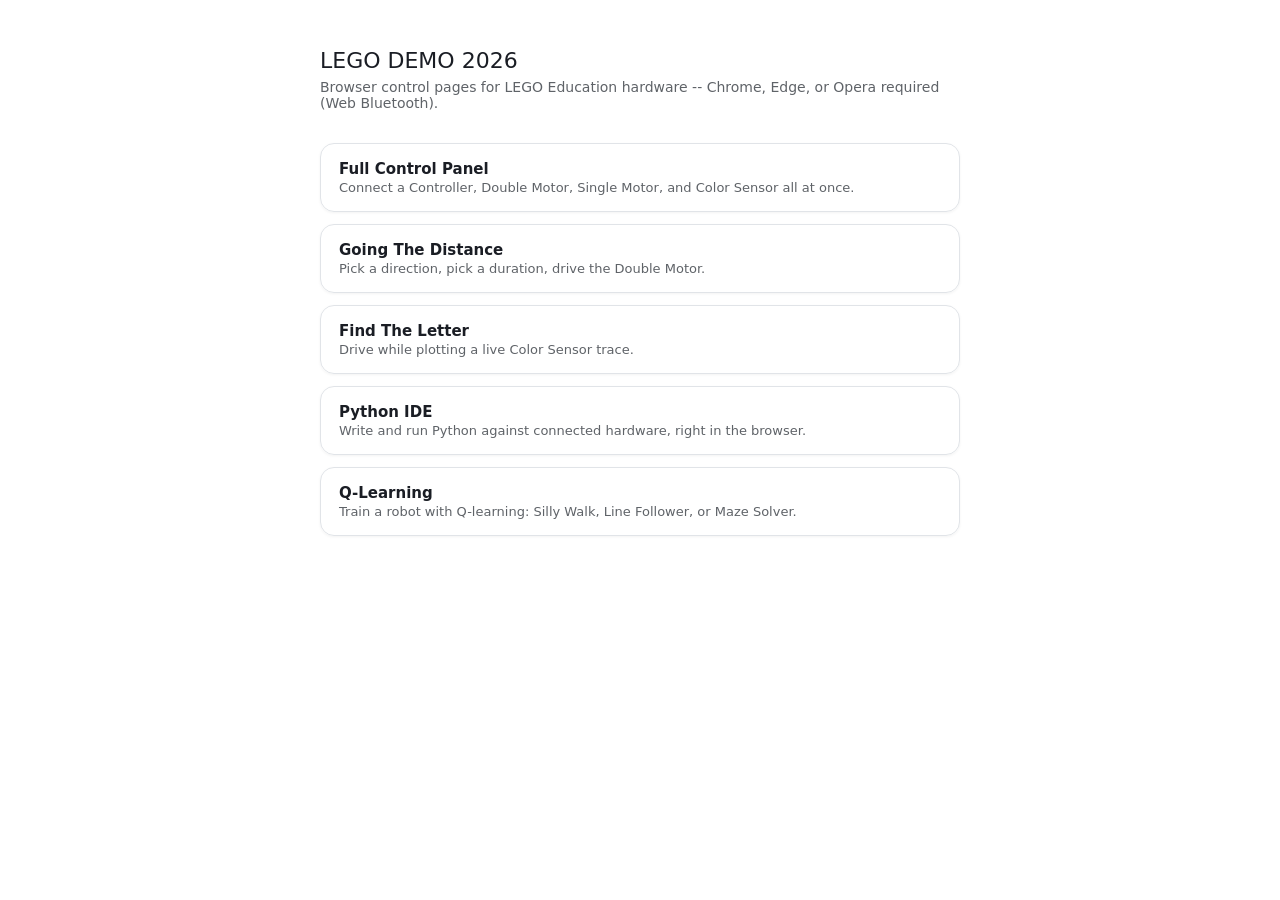
<file: index.html>
<!doctype html>
<html>
<head>
<meta charset="utf-8">
<meta name="viewport" content="width=device-width, initial-scale=1">
<title>LEGO DEMO 2026</title>
<style>
 :root { color-scheme: light; }
 body{font-family:-apple-system,system-ui,sans-serif;margin:0;padding:48px 24px;
   background:#ffffff;color:#1a1d24;max-width:640px;margin-inline:auto}
 h1{font-weight:500;font-size:22px;margin:0 0 6px}
 .sub{color:#5f6368;font-size:14px;margin-bottom:32px}
 .links{display:flex;flex-direction:column;gap:12px}
 a.page-link{display:block;padding:16px 18px;border:1px solid #e1e4e8;
   border-radius:14px;color:#1a1d24;text-decoration:none;
   box-shadow:0 1px 3px rgba(0,0,0,.05)}
 a.page-link:hover{background:#f7f8fa;border-color:#c9ccd1}
 a.page-link .name{font-size:15px;font-weight:600}
 a.page-link .desc{font-size:13px;color:#5f6368;margin-top:2px}
</style>
</head>
<body>

<h1>LEGO DEMO 2026</h1>
<div class="sub">Browser control pages for LEGO Education hardware -- Chrome, Edge, or Opera required (Web Bluetooth).</div>

<div class="links">
  <a class="page-link" href="./LEGOVisit/web/index.html">
    <div class="name">Full Control Panel</div>
    <div class="desc">Connect a Controller, Double Motor, Single Motor, and Color Sensor all at once.</div>
  </a>
  <a class="page-link" href="./LEGOVisit/web/GoingTheDistance.html">
    <div class="name">Going The Distance</div>
    <div class="desc">Pick a direction, pick a duration, drive the Double Motor.</div>
  </a>
  <a class="page-link" href="./LEGOVisit/web/findTheLetter.html">
    <div class="name">Find The Letter</div>
    <div class="desc">Drive while plotting a live Color Sensor trace.</div>
  </a>
  <a class="page-link" href="./LEGOVisit/web/PythonIDE.html">
    <div class="name">Python IDE</div>
    <div class="desc">Write and run Python against connected hardware, right in the browser.</div>
  </a>
  <a class="page-link" href="./LEGOVisit/web/QLearn-NewActivities-PyScript/index.html">
    <div class="name">Q-Learning</div>
    <div class="desc">Train a robot with Q-learning: Silly Walk, Line Follower, or Maze Solver.</div>
  </a>
</div>

</body>
</html>
</file>
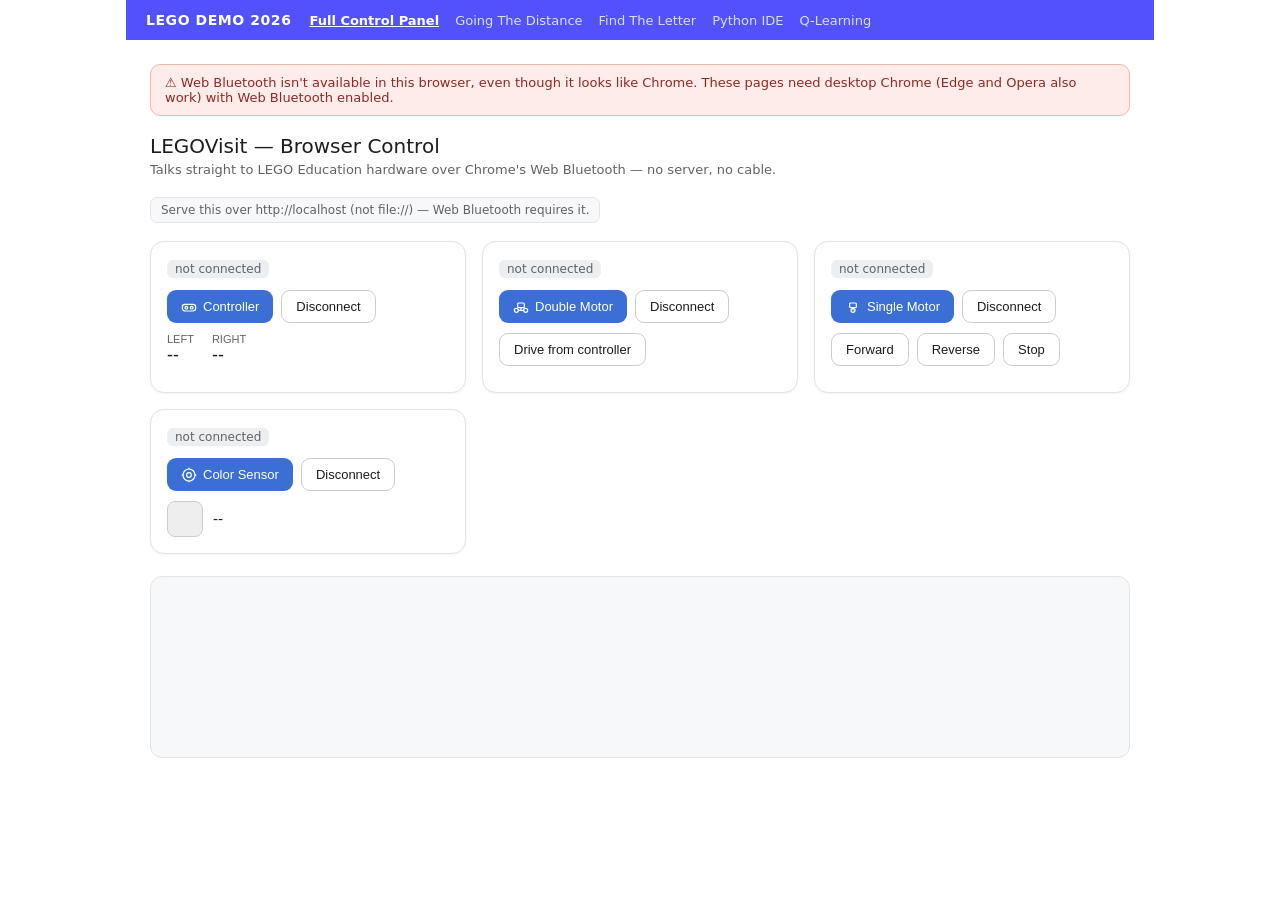
<file: LEGOVisit/web/index.html>
<!doctype html>
<html>
<head>
<meta charset="utf-8">
<meta name="viewport" content="width=device-width, initial-scale=1">
<title>LEGOVisit — Browser Control</title>

<!-- mini-coi: cross-origin isolation via a service worker, so Pyodide's
     stack-switching (what legoeducation needs to make Bluetooth calls look
     synchronous) works even from a plain static file server. -->
<script src="./mini-coi-fd.js" scope="./"></script>

<link rel="stylesheet" href="./header.css">

<link rel="stylesheet" href="https://pyscript.net/releases/2026.3.1/core.css">
<script type="module" src="https://pyscript.net/releases/2026.3.1/core.js"></script>

<style>
 :root { color-scheme: light; }
 body{font-family:-apple-system,system-ui,sans-serif;margin:0;padding:24px;
   background:#ffffff;color:#1a1d24;max-width:980px;margin-inline:auto}
 h1{font-weight:500;font-size:20px;margin:0 0 4px}
 .sub{color:#5f6368;font-size:13px;margin-bottom:20px}
 #isolation-hint{display:inline-block;margin-bottom:18px;font-size:12px;
   color:#5f6368;background:#f7f8fa;border:1px solid #e1e4e8;
   border-radius:7px;padding:5px 10px}
 .grid{display:grid;grid-template-columns:repeat(auto-fit,minmax(260px,1fr));
   gap:16px;margin-bottom:22px}
 .card{background:#ffffff;border:1px solid #e1e4e8;border-radius:14px;
   padding:16px;box-shadow:0 1px 3px rgba(0,0,0,.05)}
 .status{font-size:12px;margin-bottom:12px;display:inline-block;
   padding:2px 8px;border-radius:6px}
 .status-off{background:#eceff1;color:#5f6368}
 .status-on{background:#e3f6ea;color:#1e8e3e}
 .row{display:flex;gap:8px;flex-wrap:wrap;margin-bottom:10px}
 button{font-size:13px;font-weight:500;padding:8px 14px;border:0;
   border-radius:9px;background:#3b6fd6;color:#fff;cursor:pointer;
   display:inline-flex;align-items:center;gap:6px}
 button:disabled{background:#eceff1;color:#9aa0a6;cursor:not-allowed}
 button.btn-outline{background:transparent;border:1px solid #c9ccd1;color:#1a1d24}
 button.btn-active{background:#279c58}
 .btn-icon{width:16px;height:16px;flex:none}
 .readout{display:flex;gap:18px;font-family:ui-monospace,Menlo,monospace;
   font-size:15px;margin-top:6px}
 .readout div{color:#5f6368;font-size:11px;font-family:-apple-system,sans-serif}
 .readout span{color:#1a1d24;font-size:18px;display:block}
 .swatch-row{display:flex;align-items:center;gap:10px;margin-top:8px}
 #colorsensor-swatch{width:34px;height:34px;border-radius:8px;
   border:1px solid #c9ccd1;background:#eee}
 #colorsensor-name{font-size:14px}
 #log{background:#f7f8fa;border:1px solid #e1e4e8;border-radius:12px;
   padding:10px 12px;height:160px;overflow-y:auto;font-family:ui-monospace,Menlo,monospace;
   font-size:12px;line-height:1.6}
 .log-ok{color:#1e8e3e}
 .log-warn{color:#9a6b00}
 .log-err{color:#c0392b}
 .log-info{color:#5f6368}
</style>
</head>
<body>

<header id="site-header" class="site-header">
  <h1>LEGO DEMO 2026</h1>
  <nav>
    <a href="./index.html" class="current">Full Control Panel</a>
    <a href="./GoingTheDistance.html">Going The Distance</a>
    <a href="./findTheLetter.html">Find The Letter</a>
    <a href="./PythonIDE.html">Python IDE</a>
    <a href="./QLearn-NewActivities-PyScript/index.html">Q-Learning</a>
  </nav>
</header>

<div id="browser-warning" class="browser-warning hidden"></div>
<script>
(function () {
  // Plain JS, not type="py": runs immediately on page load rather than
  // waiting ~10-15s for Pyodide to boot, so an unsupported browser finds
  // out right away instead of after the whole page has loaded for nothing.
  var warn = document.getElementById('browser-warning');
  if (!('bluetooth' in navigator)) {
    var ua = navigator.userAgent;
    var looksChrome = /Chrome/.test(ua) && !/Edg\//.test(ua) && !/OPR\//.test(ua);
    warn.textContent = looksChrome
      ? "⚠ Web Bluetooth isn't available in this browser, even though it looks like Chrome. These pages need desktop Chrome (Edge and Opera also work) with Web Bluetooth enabled."
      : "⚠ This browser doesn't support Web Bluetooth. Open this page in Chrome (Edge and Opera also work) — Safari and Firefox can't run it.";
    warn.classList.remove('hidden');
  }
})();
</script>

<h1>LEGOVisit — Browser Control</h1>
<div class="sub">Talks straight to LEGO Education hardware over Chrome's Web Bluetooth — no server, no cable.</div>
<div id="isolation-hint">Serve this over http://localhost (not file://) — Web Bluetooth requires it.</div>

<div class="grid">

  <div class="card">
    <div id="controller-status" class="status status-off">not connected</div>
    <div class="row">
      <button id="btn-connect-controller">
        <svg class="btn-icon" viewBox="0 0 24 24" fill="none" stroke="currentColor" stroke-width="1.8">
          <rect x="2" y="8" width="20" height="10" rx="4"/>
          <circle cx="8" cy="13" r="2"/><circle cx="16" cy="13" r="2"/>
        </svg>
        Controller
      </button>
      <button id="btn-disconnect-controller" class="btn-outline" disabled>Disconnect</button>
    </div>
    <div class="readout">
      <div>LEFT<span id="controller-left">--</span></div>
      <div>RIGHT<span id="controller-right">--</span></div>
    </div>
  </div>

  <div class="card">
    <div id="doublemotor-status" class="status status-off">not connected</div>
    <div class="row">
      <button id="btn-connect-doublemotor">
        <svg class="btn-icon" viewBox="0 0 24 24" fill="none" stroke="currentColor" stroke-width="1.8">
          <circle cx="5" cy="17" r="3"/><circle cx="19" cy="17" r="3"/>
          <line x1="8" y1="17" x2="16" y2="17"/>
          <rect x="7" y="6" width="10" height="7" rx="1.5"/>
          <line x1="12" y1="13" x2="12" y2="17"/>
        </svg>
        Double Motor
      </button>
      <button id="btn-disconnect-doublemotor" class="btn-outline" disabled>Disconnect</button>
    </div>
    <div class="row">
      <button id="btn-relay-toggle" class="btn-outline" disabled>Drive from controller</button>
    </div>
  </div>

  <div class="card">
    <div id="singlemotor-status" class="status status-off">not connected</div>
    <div class="row">
      <button id="btn-connect-singlemotor">
        <svg class="btn-icon" viewBox="0 0 24 24" fill="none" stroke="currentColor" stroke-width="1.8">
          <circle cx="12" cy="17" r="3"/>
          <rect x="7" y="6" width="10" height="7" rx="1.5"/>
          <line x1="12" y1="13" x2="12" y2="17"/>
        </svg>
        Single Motor
      </button>
      <button id="btn-disconnect-singlemotor" class="btn-outline" disabled>Disconnect</button>
    </div>
    <div class="row">
      <button id="btn-sm-forward" class="btn-outline">Forward</button>
      <button id="btn-sm-reverse" class="btn-outline">Reverse</button>
      <button id="btn-sm-stop" class="btn-outline">Stop</button>
    </div>
  </div>

  <div class="card">
    <div id="colorsensor-status" class="status status-off">not connected</div>
    <div class="row">
      <button id="btn-connect-colorsensor">
        <svg class="btn-icon" viewBox="0 0 24 24" fill="none" stroke="currentColor" stroke-width="1.8">
          <circle cx="12" cy="12" r="9"/><circle cx="12" cy="12" r="3.5"/>
          <line x1="12" y1="1" x2="12" y2="3.5"/>
          <line x1="12" y1="20.5" x2="12" y2="23"/>
          <line x1="1" y1="12" x2="3.5" y2="12"/>
          <line x1="20.5" y1="12" x2="23" y2="12"/>
        </svg>
        Color Sensor
      </button>
      <button id="btn-disconnect-colorsensor" class="btn-outline" disabled>Disconnect</button>
    </div>
    <div class="swatch-row">
      <div id="colorsensor-swatch"></div>
      <div id="colorsensor-name">--</div>
    </div>
  </div>

</div>

<div id="log"></div>

<script type="py" src="./main.py" config="./pyscript.json"></script>

</body>
</html>
</file>
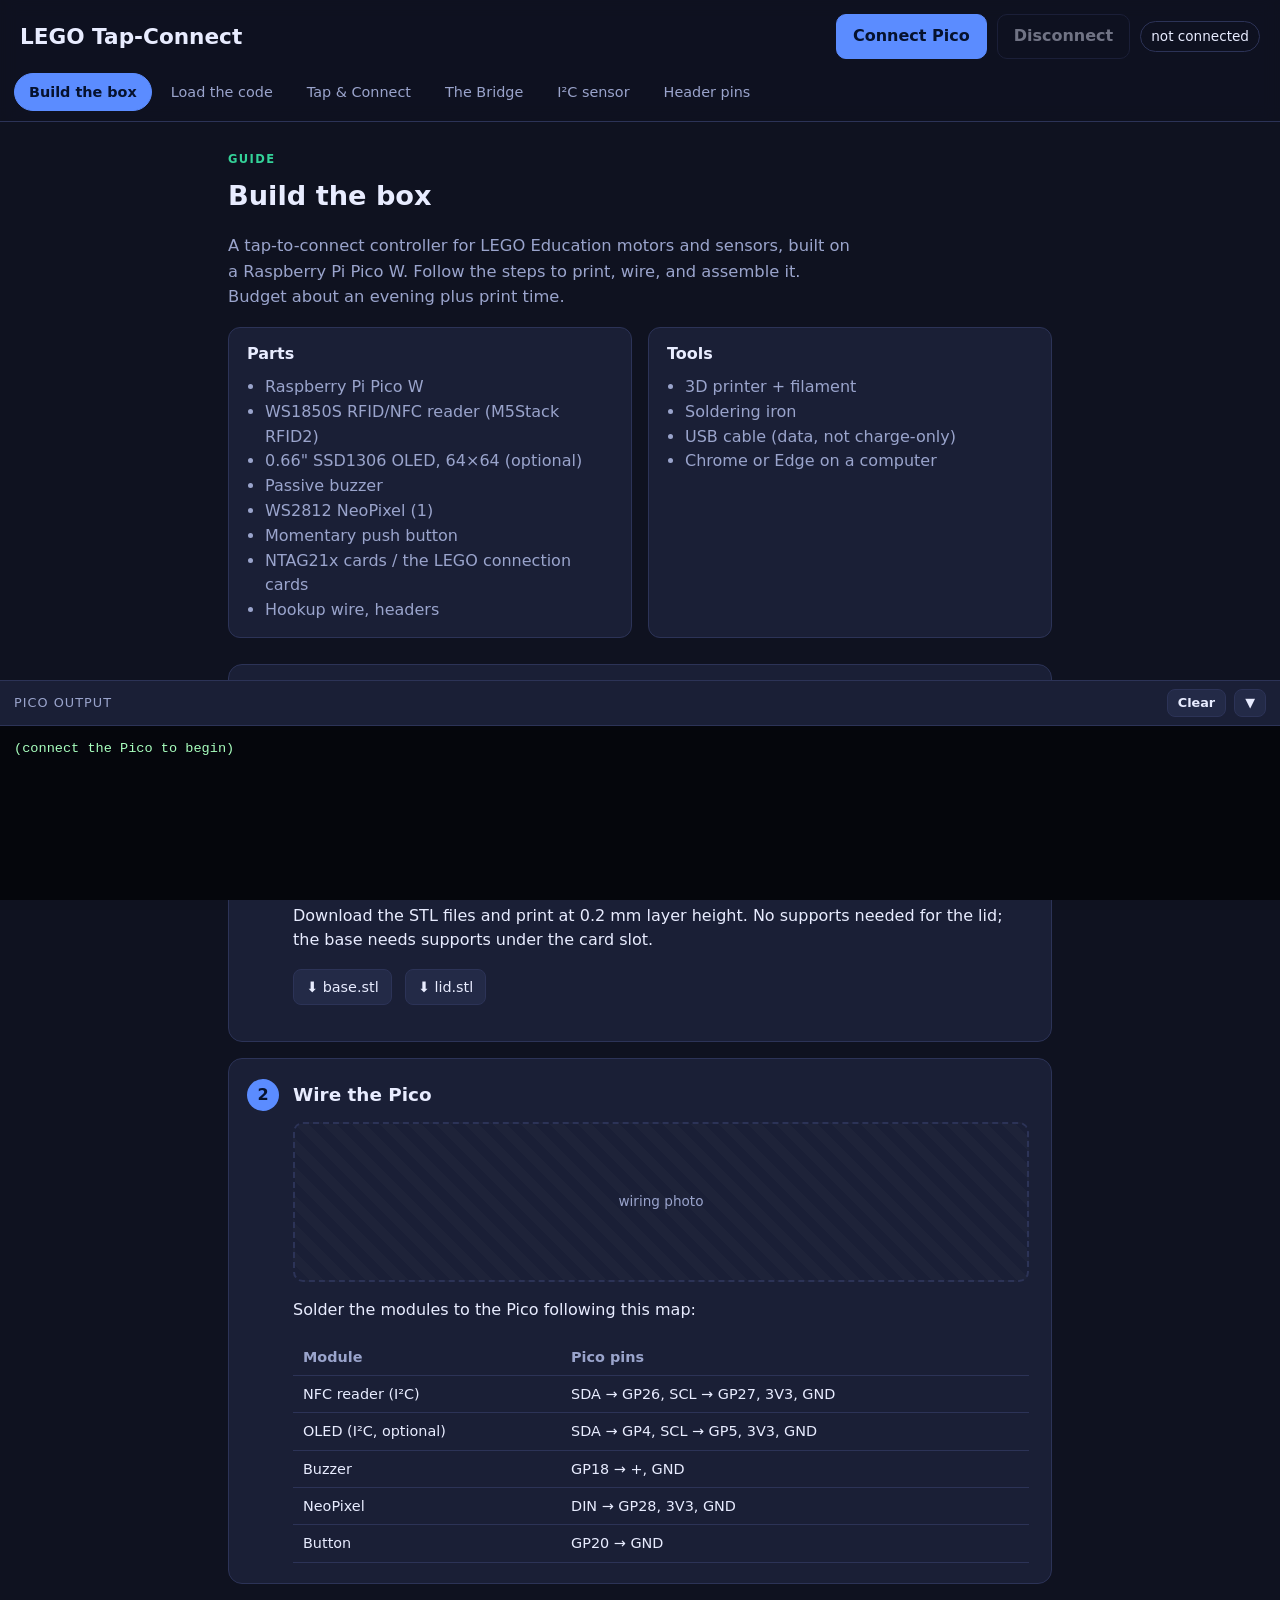
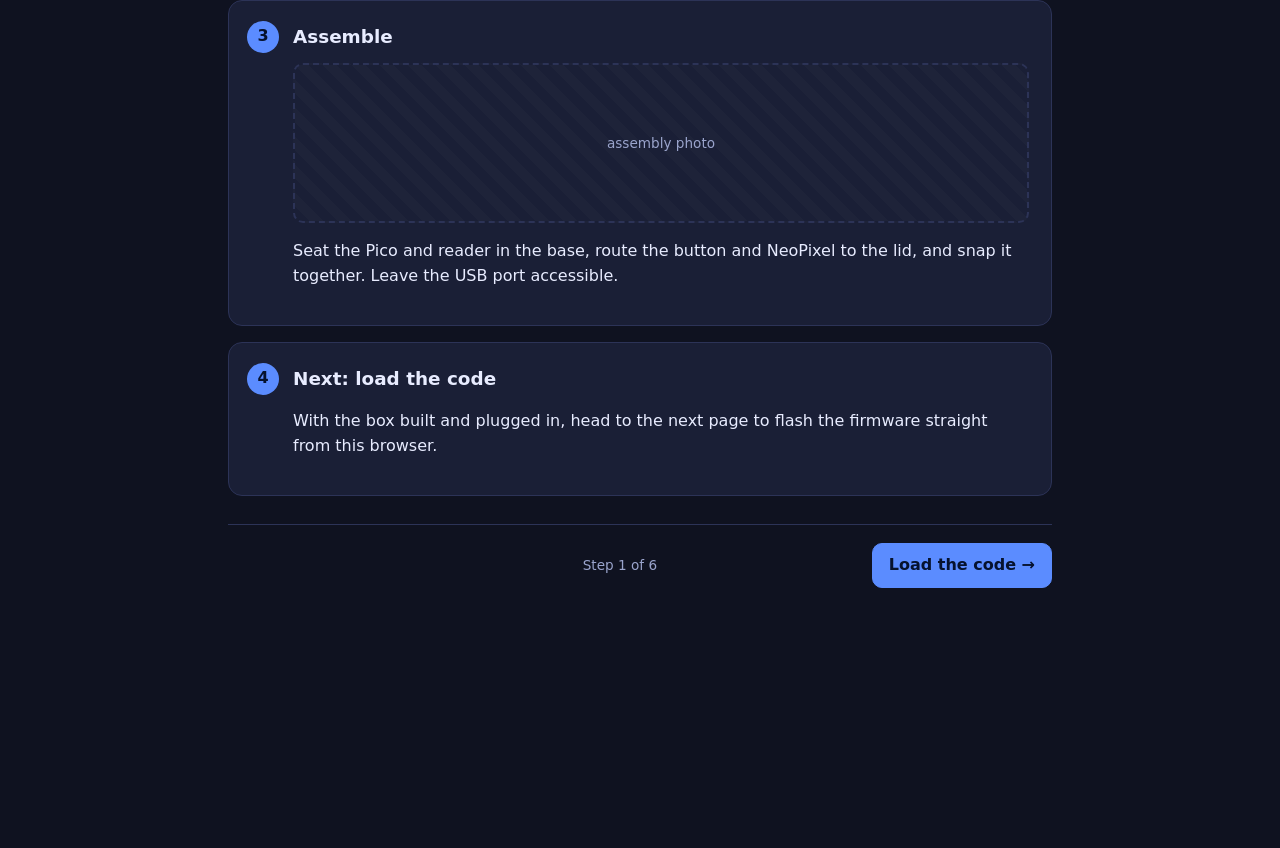
<file: LEGOVisit/newTechE/web/index.html>
<!doctype html>
<html lang="en">
<head>
  <meta charset="utf-8" />
  <meta name="viewport" content="width=device-width, initial-scale=1" />
  <title>LEGO Tap-Connect</title>
  <link rel="stylesheet" href="style.css" />
  <link rel="stylesheet" href="https://pyscript.net/releases/2024.11.1/core.css" />
  <script type="module" src="https://pyscript.net/releases/2024.11.1/core.js"></script>
  <script src="micropico.js"></script>
  <script src="ui.js"></script>
</head>
<body>
  <header>
    <div class="header-row">
      <h1>LEGO Tap-Connect</h1>
      <div class="conn">
        <button id="btn-connect" class="primary">Connect Pico</button>
        <button id="btn-disconnect" class="ghost" disabled>Disconnect</button>
        <span id="status" class="status off">not connected</span>
      </div>
    </div>
    <nav>
      <a href="#build">Build the box</a>
      <a href="#flash">Load the code</a>
      <a href="#project1">Tap &amp; Connect</a>
      <a href="#bridge">The Bridge</a>
      <a href="#i2c">I²C sensor</a>
      <a href="#pins">Header pins</a>
    </nav>
  </header>

  <main>
    <!-- ============ BUILD (Instructables-style) ============ -->
    <section id="page-build" class="page">
      <div class="page-head">
        <span class="kicker">Guide</span>
        <h2>Build the box</h2>
        <p class="lede">A tap-to-connect controller for LEGO Education motors and
          sensors, built on a Raspberry Pi Pico W. Follow the steps to print,
          wire, and assemble it. Budget about an evening plus print time.</p>
      </div>

      <div class="need">
        <div class="need-col">
          <h3>Parts</h3>
          <ul>
            <li>Raspberry Pi Pico W</li>
            <li>WS1850S RFID/NFC reader (M5Stack RFID2)</li>
            <li>0.66" SSD1306 OLED, 64×64 (optional)</li>
            <li>Passive buzzer</li>
            <li>WS2812 NeoPixel (1)</li>
            <li>Momentary push button</li>
            <li>NTAG21x cards / the LEGO connection cards</li>
            <li>Hookup wire, headers</li>
          </ul>
        </div>
        <div class="need-col">
          <h3>Tools</h3>
          <ul>
            <li>3D printer + filament</li>
            <li>Soldering iron</li>
            <li>USB cable (data, not charge-only)</li>
            <li>Chrome or Edge on a computer</li>
          </ul>
        </div>
      </div>

      <ol class="steps">
        <li class="step">
          <div class="step-body">
            <h3>Print the enclosure</h3>
            <div class="photo">STL preview / print photo</div>
            <p>Download the STL files and print at 0.2 mm layer height. No supports
              needed for the lid; the base needs supports under the card slot.</p>
            <p class="downloads"><a href="#" class="btn-link">⬇ base.stl</a>
              <a href="#" class="btn-link">⬇ lid.stl</a></p>
          </div>
        </li>
        <li class="step">
          <div class="step-body">
            <h3>Wire the Pico</h3>
            <div class="photo">wiring photo</div>
            <p>Solder the modules to the Pico following this map:</p>
            <table class="wire">
              <tr><th>Module</th><th>Pico pins</th></tr>
              <tr><td>NFC reader (I²C)</td><td>SDA → GP26, SCL → GP27, 3V3, GND</td></tr>
              <tr><td>OLED (I²C, optional)</td><td>SDA → GP4, SCL → GP5, 3V3, GND</td></tr>
              <tr><td>Buzzer</td><td>GP18 → +, GND</td></tr>
              <tr><td>NeoPixel</td><td>DIN → GP28, 3V3, GND</td></tr>
              <tr><td>Button</td><td>GP20 → GND</td></tr>
            </table>
          </div>
        </li>
        <li class="step">
          <div class="step-body">
            <h3>Assemble</h3>
            <div class="photo">assembly photo</div>
            <p>Seat the Pico and reader in the base, route the button and NeoPixel
              to the lid, and snap it together. Leave the USB port accessible.</p>
          </div>
        </li>
        <li class="step">
          <div class="step-body">
            <h3>Next: load the code</h3>
            <p>With the box built and plugged in, head to the next page to flash
              the firmware straight from this browser.</p>
          </div>
        </li>
      </ol>
    </section>

    <!-- ============ FLASH ============ -->
    <section id="page-flash" class="page">
      <div class="page-head">
        <span class="kicker">Setup</span>
        <h2>Load the code onto your Pico</h2>
        <p class="lede">Connect the Pico (top-right), then flash. This copies every
          module to the board over USB and reboots it — no Thonny needed.</p>
      </div>
      <button id="btn-flash" disabled>Flash firmware</button>
      <span id="flash-progress" class="progress"></span>
      <p class="hint">Not connected yet? Click <b>Connect Pico</b> at the top and pick
        the serial port. Desktop Chrome/Edge only.</p>
    </section>

    <!-- ============ PROJECT 1 ============ -->
    <section id="page-project1" class="page">
      <div class="page-head">
        <span class="kicker">Project 1</span>
        <h2>Tap &amp; Connect</h2>
      </div>
      <p><b>What you need:</b> the box, a LEGO device (Single/Double Motor, Color
        Sensor, or Controller) powered on, and its connection card.</p>
      <p><b>What to expect:</b> tap a card and the box finds that device over
        Bluetooth and connects. It doesn't drive anything yet — this proves the
        reader and radio work. Press the box button to disconnect.</p>
      <label class="oled-toggle"><input type="checkbox" id="p1-oled" /> Is an OLED attached?</label>
      <div class="actions">
        <button id="p1-run" disabled>▶ Run</button>
        <button id="p1-stop" class="ghost" disabled>■ Stop</button>
      </div>
    </section>

    <!-- ============ BRIDGE ============ -->
    <section id="page-bridge" class="page">
      <div class="page-head">
        <span class="kicker">Project 2</span>
        <h2>The Bridge</h2>
        <p class="lede">The Pico bridges a source (controller or sensor) to the
          motors. Pick a behavior, then tap the card on each device it needs and
          tap the Pico — it connects to all of them and runs.</p>
      </div>

      <div class="card-grid">
        <button class="beh-card" data-beh="tank">
          <svg viewBox="0 0 48 48" aria-hidden="true"><rect x="6" y="16" width="36" height="10" rx="5"/><rect x="6" y="30" width="36" height="8" rx="4"/><circle cx="14" cy="21" r="2"/><circle cx="34" cy="21" r="2"/></svg>
          <h3>Tank Drive</h3>
          <p>Left &amp; right sticks drive the two wheels independently.</p>
          <div class="needs"><span>Controller</span><span>Double Motor</span></div>
        </button>

        <button class="beh-card" data-beh="arcade">
          <svg viewBox="0 0 48 48" aria-hidden="true"><circle cx="24" cy="32" r="9"/><line x1="24" y1="32" x2="24" y2="12"/><circle cx="24" cy="10" r="4"/></svg>
          <h3>Arcade Drive</h3>
          <p>One stick: push to go, tilt left/right to steer.</p>
          <div class="needs"><span>Controller</span><span>Double Motor</span></div>
        </button>

        <button class="beh-card" data-beh="color_speed">
          <svg viewBox="0 0 48 48" aria-hidden="true"><path d="M10 34 A14 14 0 0 1 38 34"/><line x1="24" y1="34" x2="33" y2="24"/><circle cx="24" cy="34" r="2.5"/></svg>
          <h3>Color Speed</h3>
          <p>Brighter surface = faster. Reflection sets the drive speed.</p>
          <div class="needs"><span>Color Sensor</span><span>Double Motor</span></div>
        </button>

        <button class="beh-card" data-beh="color_steer">
          <svg viewBox="0 0 48 48" aria-hidden="true"><circle cx="24" cy="24" r="15"/><circle cx="24" cy="24" r="4"/><line x1="24" y1="20" x2="24" y2="9"/><line x1="27.5" y1="26" x2="37" y2="31"/><line x1="20.5" y1="26" x2="11" y2="31"/></svg>
          <h3>Color + Steer</h3>
          <p>Color sets the speed; the joystick steers.</p>
          <div class="needs"><span>Color Sensor</span><span>Controller</span><span>Double Motor</span></div>
        </button>

        <button class="beh-card" data-beh="knob">
          <svg viewBox="0 0 48 48" aria-hidden="true"><circle cx="24" cy="24" r="14"/><line x1="24" y1="24" x2="24" y2="12"/><line x1="24" y1="6" x2="24" y2="9"/><line x1="42" y1="24" x2="39" y2="24"/><line x1="6" y1="24" x2="9" y2="24"/></svg>
          <h3>Knob Throttle</h3>
          <p>Turn the single motor like a dial to set drive speed.</p>
          <div class="needs"><span>Single Motor</span><span>Double Motor</span></div>
        </button>

        <button class="beh-card" data-beh="tilt">
          <svg viewBox="0 0 48 48" aria-hidden="true"><rect x="10" y="16" width="28" height="16" rx="3" transform="rotate(-15 24 24)"/><path d="M38 10 l4 3 -4 3"/><path d="M42 13 h-8"/></svg>
          <h3>Tilt Drive</h3>
          <p>Tilt the double motor; its motion drives the single motor.</p>
          <div class="needs"><span>Double Motor</span><span>Single Motor</span></div>
        </button>
      </div>

      <div id="bridge-setup" class="setup hidden">
        <h3 id="setup-title"></h3>
        <p id="setup-desc" class="muted"></p>
        <ol class="setup-steps">
          <li>Tap the connection card on each device: <b id="setup-needs"></b>.</li>
          <li>Tap the card on the Pico. It scans, connects to all of them, then runs.</li>
          <li>Press the box button to stop.</li>
        </ol>
        <label class="oled-toggle"><input type="checkbox" id="bridge-oled" /> Is an OLED attached?</label>
        <div class="actions">
          <button id="bridge-run" disabled>▶ Start</button>
          <button id="bridge-stop" class="ghost" disabled>■ Stop</button>
        </div>
        <p class="hint" id="bridge-hint">Connect the Pico (top-right) to enable Start.</p>
      </div>
    </section>

    <!-- ============ I2C (placeholder) ============ -->
    <section id="page-i2c" class="page">
      <div class="page-head">
        <span class="kicker">Extend</span>
        <h2>Add an I²C sensor <span class="tag">coming next</span></h2>
      </div>
      <p>Pick a supported I²C sensor from a dropdown and map its reading to a motor
        feature.</p>
    </section>

    <!-- ============ PINS (placeholder) ============ -->
    <section id="page-pins" class="page">
      <div class="page-head">
        <span class="kicker">Extend</span>
        <h2>Your own sensors <span class="tag">coming next</span></h2>
      </div>
      <p>A code editor + REPL for wiring photoresistors, pots, and buttons to the
        header pins to control the motors.</p>
    </section>

    <footer class="pager">
      <button id="nav-back" class="ghost pager-btn"></button>
      <span id="page-progress" class="page-progress"></span>
      <button id="nav-next" class="primary pager-btn"></button>
    </footer>
  </main>

  <!-- persistent console (survives page switches) -->
  <div id="drawer" class="drawer">
    <div class="drawer-bar">
      <span class="drawer-title">Pico output</span>
      <span class="drawer-tools">
        <button id="btn-clear" class="mini">Clear</button>
        <button id="drawer-toggle" class="mini">▼</button>
      </span>
    </div>
    <pre id="repl" class="repl">(connect the Pico to begin)</pre>
  </div>

  <script type="py" src="app.py" config="pyscript.toml"></script>
</body>
</html>
</file>
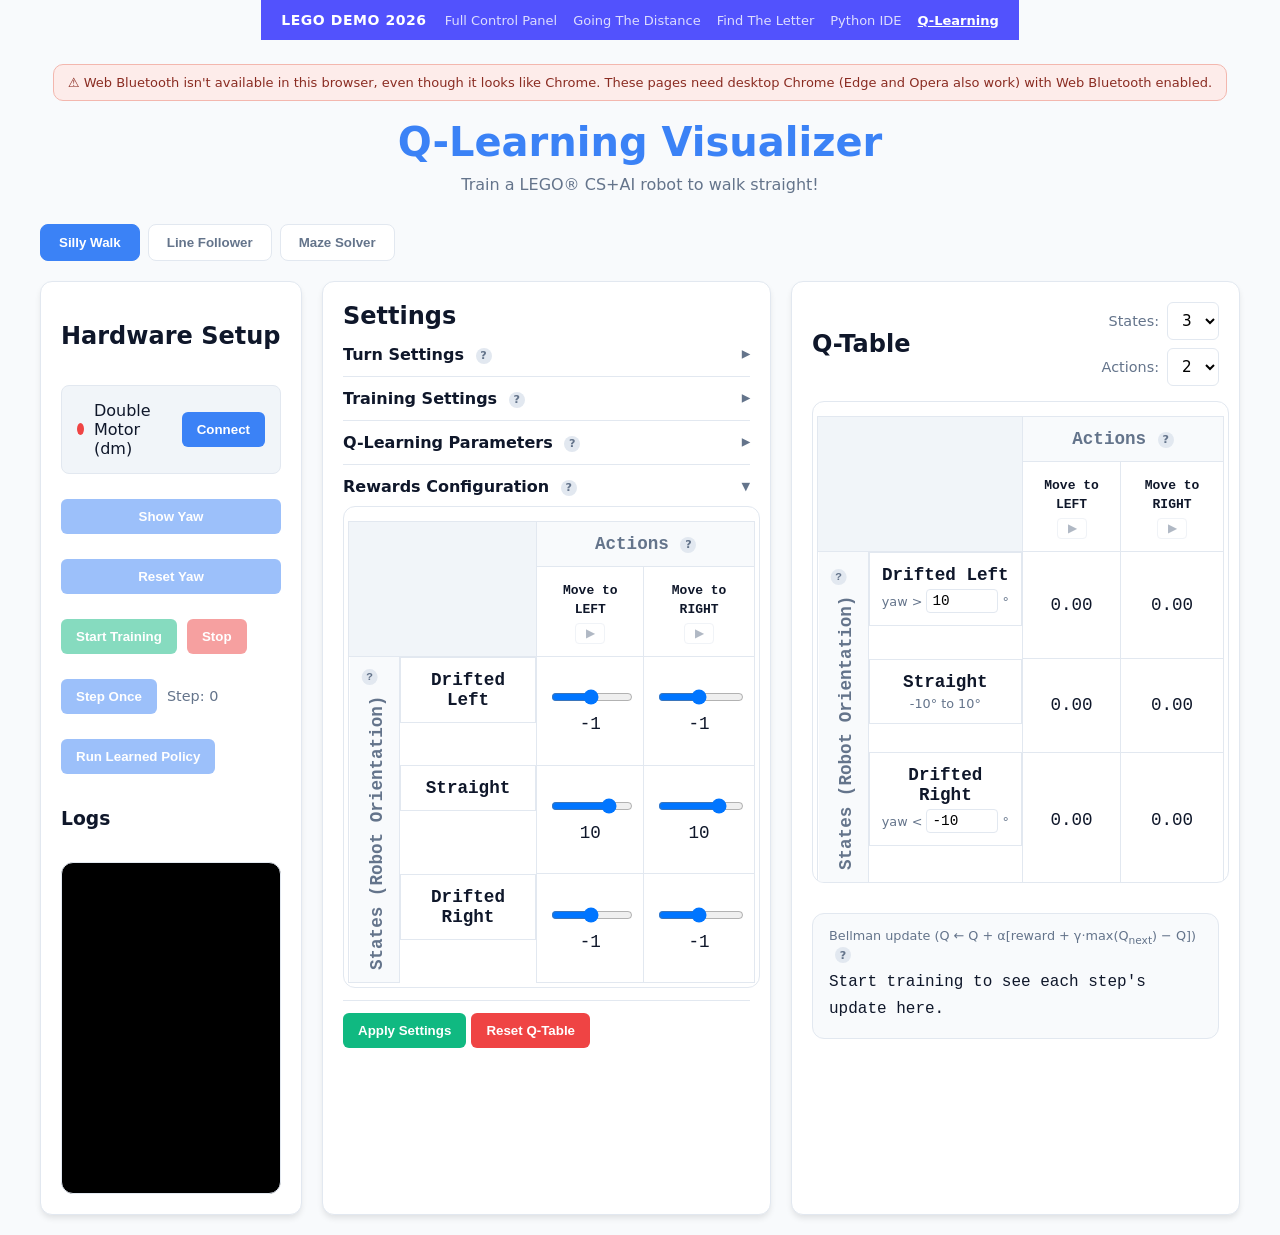
<file: LEGOVisit/web/QLearn-NewActivities-PyScript/index.html>
<!DOCTYPE html>
<html lang="en">
<head>
<meta charset="UTF-8">
<meta name="viewport" content="width=device-width, initial-scale=1.0">
<title>Q-Learning</title>
<link rel="stylesheet" href="../header.css">
<link rel="stylesheet" href="https://pyscript.net/releases/2024.1.1/core.css">
<script type="module" src="https://pyscript.net/releases/2024.1.1/core.js"></script>
<style>
  /* This page keeps its own 20px body padding (rest of the site uses
     24px) -- header.css's -24px negative margin assumes 24px, so it's
     overridden here to match this page's own padding instead. */
  .site-header{margin:-20px -20px 24px -20px}

  :root {
    --bg-color: #f8fafc;
    --card-bg: #ffffff;
    --text-primary: #0f172a;
    --text-secondary: #64748b;
    --accent: #3b82f6;
    --accent-hover: #2563eb;
    --success: #10b981;
    --danger: #ef4444;
    --border: #e2e8f0;
    --radius: 12px;
  }
  body {
    font-family: 'Inter', system-ui, sans-serif;
    background-color: var(--bg-color);
    color: var(--text-primary);
    margin: 0;
    padding: 20px;
    display: flex;
    flex-direction: column;
    align-items: center;
    min-height: 100vh;
  }
  .header {
    text-align: center;
    margin-bottom: 30px;
  }
  .header h1 { margin: 0; font-size: 2.5rem; color: var(--accent); }
  .header p { margin: 10px 0 0; color: var(--text-secondary); }

  .container {
    display: flex;
    gap: 20px;
    width: 100%;
    max-width: 1200px;
  }

  .panel {
    background: var(--card-bg);
    border: 1px solid var(--border);
    border-radius: var(--radius);
    padding: 20px;
    box-shadow: 0 4px 6px -1px rgba(0, 0, 0, 0.1);
    display: flex;
    flex-direction: column;
    gap: 15px;
  }
  .sidebar { flex: 0 0 220px; min-width: 220px; max-width: 220px; }
  .main-content { flex: 3; }

  /* Device Connections */
  .device-card {
    background: #f1f5f9;
    border: 1px solid var(--border);
    border-radius: 8px;
    padding: 15px;
    display: flex;
    justify-content: space-between;
    align-items: center;
  }
  .device-info { display: flex; align-items: center; gap: 10px; }
  .status-dot { width: 12px; height: 12px; border-radius: 50%; background: var(--danger); }
  .status-dot.connected { background: var(--success); }

  button {
    background: var(--accent);
    color: white;
    border: none;
    padding: 10px 15px;
    border-radius: 6px;
    font-weight: 600;
    cursor: pointer;
    transition: background 0.2s;
  }
  button:hover:not(:disabled) { background: var(--accent-hover); }
  button:disabled { opacity: 0.5; cursor: not-allowed; }
  button.danger { background: var(--danger); }
  button.danger:hover:not(:disabled) { background: #dc2626; }
  button.success { background: var(--success); }
  button.success:hover:not(:disabled) { background: #059669; }

  select {
    padding: 8px 10px;
    border-radius: 6px;
    border: 1px solid var(--border);
    font-family: inherit;
    font-size: 0.95rem;
    background: white;
  }

  .qtable-header-row {
    display: flex;
    align-items: center;
    justify-content: space-between;
    gap: 10px;
  }
  .qtable-header-row h2 { margin: 0; }
  .state-count-control {
    display: flex;
    align-items: center;
    gap: 8px;
  }
  .state-count-control label { font-size: 0.9rem; font-weight: 500; color: var(--text-secondary); }
  .qtable-controls {
    display: flex;
    flex-direction: column;
    gap: 8px;
    align-items: flex-end;
  }

  /* Resizable Q-Table wrapper: drag the bottom-right corner to grow/shrink */
  .table-resize-wrapper {
    position: relative;
    overflow: auto;
    border: 1px solid var(--border);
    border-radius: var(--radius);
    padding: 4px;
    width: 100%;
    min-width: 340px;
    min-height: 180px;
    max-width: 100%;
  }

  /* Q-Table */
  table {
    width: 100%;
    height: 100%;
    border-collapse: collapse;
    margin-top: 10px;
  }
  th, td {
    padding: 12px;
    text-align: center;
    border: 1px solid var(--border);
  }
  th { background: #f1f5f9; color: var(--text-secondary); font-weight: 600; }
  /* Matches the <b> state-name cells' look (monospace, bold, primary text
     color) instead of the muted/Inter default header style above. */
  .action-header-label {
    font-family: monospace;
    font-weight: 700;
    color: var(--text-primary);
  }
  /* White background for the Move to LEFT/RIGHT (etc.) header cells,
     overriding the default th background. */
  th.action-value-header {
    background: #ffffff;
  }
  /* Matches the "State (Robot Orientation)" axis-label's look (font, weight, color,
     background) for the "Actions" group header text. */
  th.axis-style-header {
    background: #f8fafc;
  }
  .axis-header-text {
    font-family: monospace;
    font-size: 1.1rem;
    font-weight: 600;
    color: var(--text-secondary);
  }
  /* Small "physically execute this action" button in the Q-table header.
     Separate visual language (outline style, small) from the main action
     buttons in the sidebar, since it does something narrower and riskier
     (direct motor command, no Q-table update). */
  .execute-action-btn {
    display: block;
    margin: 6px auto 0;
    background: transparent;
    border: 1px solid var(--accent);
    color: var(--accent);
    font-size: 0.7rem;
    padding: 3px 10px;
    border-radius: 4px;
  }
  .execute-action-btn:hover:not(:disabled) {
    background: var(--accent);
    color: white;
  }
  .execute-action-btn:disabled {
    border-color: var(--border);
    color: var(--text-secondary);
  }
  td { font-family: monospace; font-size: 1.1rem; transition: background 0.3s; }

  .state-cell {
    display: flex;
    flex-direction: column;
    align-items: center;
    gap: 4px;
  }
  .state-cell .yaw-condition {
    font-family: 'Inter', system-ui, sans-serif;
    font-weight: 400;
    font-size: 0.8rem;
    color: var(--text-secondary);
    display: flex;
    align-items: center;
    gap: 4px;
  }
  .state-cell input[type="number"] {
    width: 60px;
    padding: 3px 5px;
    border: 1px solid var(--border);
    border-radius: 4px;
    font-family: monospace;
    font-size: 0.9rem;
  }

  /* Vertical axis-label column, sits to the left of the actual per-row
     state names in both the Q-table and the Rewards table. */
  .axis-label {
    writing-mode: vertical-rl;
    transform: rotate(180deg);
    text-align: center;
    vertical-align: middle;
    font-weight: 600;
    color: var(--text-secondary);
    white-space: nowrap;
    background: #f8fafc;
  }

  /* Previous/next state row highlighting, applied to just the state-name cell
     so it never fights with the per-value background coloring in updateCell(). */
  .state-cell.row-from {
    background: rgba(59, 130, 246, 0.14);
    border-radius: 6px;
    transition: background 0.4s ease;
  }
  .state-cell.row-to {
    background: rgba(30, 64, 175, 0.24);
    border-radius: 6px;
    transition: background 0.4s ease;
  }

  /* Shades the action column header (e.g. "Move to LEFT") that was just
     executed, matching the .state-cell.row-from light-blue tint — a visual
     complement showing which action drove the current transition. */
  th.action-value-header.active-action {
    background: rgba(59, 130, 246, 0.14);
    transition: background 0.4s ease;
  }

  /* Pulse animation on the single (state, action) cell that just got updated */
  @keyframes cellPulse {
    0% { box-shadow: 0 0 0 0 rgba(59, 130, 246, 0.65); }
    70% { box-shadow: 0 0 0 10px rgba(59, 130, 246, 0); }
    100% { box-shadow: 0 0 0 0 rgba(59, 130, 246, 0); }
  }
  td.cell-updating {
    animation: cellPulse 0.9s ease-out;
  }

  /* Live Bellman-update readout */
  .bellman-box {
    background: #f8fafc;
    border: 1px solid var(--border);
    border-radius: var(--radius);
    padding: 14px 16px;
    margin-top: 15px;
  }
  .bellman-label {
    font-size: 0.8rem;
    color: var(--text-secondary);
    margin-bottom: 6px;
  }
  .bellman-eq {
    font-family: monospace;
    font-size: 1rem;
    line-height: 1.7;
    color: var(--text-primary);
  }
  .bellman-eq .t-old { color: #64748b; }
  .bellman-eq .t-alpha { color: #3b82f6; }
  .bellman-eq .t-gamma { color: #3b82f6; }
  .bellman-eq .t-nextq { color: #8b5cf6; }
  .bellman-eq .t-new { font-weight: 700; }

  /* CSS-only hover tooltip, used instead of the native title attribute
     since that can be delayed or suppressed in some embedding contexts. */
  .tooltip-trigger {
    position: relative;
    display: inline-block;
    cursor: help;
  }
  .tooltip-trigger .tooltip-text {
    visibility: hidden;
    opacity: 0;
    position: absolute;
    bottom: 125%;
    left: 0;
    z-index: 20;
    width: 260px;
    background: #0f172a;
    color: white;
    font-family: 'Inter', system-ui, sans-serif;
    font-size: 0.8rem;
    font-weight: 400;
    line-height: 1.4;
    padding: 8px 10px;
    border-radius: 6px;
    pointer-events: none;
    transition: opacity 0.15s ease;
  }
  .tooltip-trigger:hover .tooltip-text {
    visibility: visible;
    opacity: 1;
  }
  /* Used for tooltips inside the Q-table header, where the default
     above-trigger position would land outside the table and get clipped
     by the table wrapper's overflow: auto. Pinned to the start of the
     trigger word. */
  .tooltip-trigger.tooltip-below .tooltip-text {
    bottom: auto;
    top: 125%;
    left: 0;
  }
  .tooltip-trigger.tooltip-align-end .tooltip-text {
    left: auto;
    right: 0;
  }

  .tooltip-trigger.tooltip-align-center .tooltip-text {
    right: auto;          /* Clear right alignment */
    left: 50%;            /* Move the left edge to the horizontal midpoint */
    transform: translateX(-50%); /* Shift back left by half of its own width */
  }
  /* Small "?" bubble placed next to a label, instead of making the whole
     label itself the hover target — more discoverable as "there's help
     here" than an invisible hover zone over plain text. */
  .help-icon {
    display: inline-flex;
    align-items: center;
    justify-content: center;
    width: 16px;
    height: 16px;
    border-radius: 50%;
    background: var(--border);
    color: var(--text-secondary);
    font-size: 0.7rem;
    font-weight: 700;
    vertical-align: middle;
    margin-left: 6px;
    flex-shrink: 0;
  }
  .help-icon:hover {
    background: var(--accent);
    color: white;
  }
  /* .axis-label rotates its whole subtree 180deg (that's how its own text
     reads correctly in vertical-rl mode) — without this, the help-icon and
     its tooltip popup would inherit that rotation and render upside-down /
     mispositioned. Counter-rotating here and resetting to horizontal
     writing-mode cancels it out so this specific icon renders normally. */
  .axis-label .help-icon {
    writing-mode: horizontal-tb;
    transform: rotate(180deg);
  }
  /* The floating JS-positioned tooltip (below) handles display for this
     icon instead — suppress the normal nested CSS popup here so they don't
     both try to show at once. */
  .axis-label .help-icon:hover .tooltip-text {
    visibility: hidden;
    opacity: 0;
  }
  .floating-tooltip {
    position: fixed;
    z-index: 1000;
    background: #0f172a;
    color: white;
    font-family: 'Inter', system-ui, sans-serif;
    font-size: 0.8rem;
    font-weight: 400;
    line-height: 1.4;
    padding: 8px 10px;
    border-radius: 6px;
    width: 260px;
    pointer-events: none;
    opacity: 0;
    transition: opacity 0.15s ease;
  }
  .floating-tooltip.visible {
    opacity: 1;
  }

  /* Terminal */
  .terminal {
    background: #000;
    color: #10b981;
    font-family: monospace;
    padding: 15px;
    border-radius: var(--radius);
    height: 300px;
    overflow-y: auto;
    border: 1px solid var(--border);
  }
  .terminal div { margin-bottom: 5px; }

  .controls {
    display: flex;
    gap: 10px;
    margin-top: 10px;
  }

  .slider-group {
    display: flex;
    flex-direction: column;
    gap: 5px;
  }
  .slider-group label {
    font-size: 0.9rem;
    font-weight: 500;
  }
  .slider-group input[type="range"] {
    width: 100%;
  }

  /* Collapsible settings panel */
  .panel-header-static h2 {
    margin: 0;
  }
  .panel-header {
    display: flex;
    align-items: center;
    justify-content: space-between;
    cursor: pointer;
    user-select: none;
  }
  .panel-header h2 {
    margin: 0;
  }
  .panel-header:hover h2 {
    color: var(--accent);
  }
  .panel-header .chevron {
    display: inline-block;
    font-size: 0.9em;
    color: var(--text-secondary);
    transition: transform 0.2s ease;
  }
  .panel.collapsed .chevron {
    transform: rotate(-90deg);
  }
  .panel.collapsed .panel-body {
    display: none;
  }

  /* Sub-sections within a Settings panel (Turn Settings, Rewards
     Configuration, etc.) — each collapses independently so the whole panel
     doesn't dump every control on screen at once. */
  .subsection {
    border-bottom: 1px solid var(--border);
    padding-bottom: 12px;
    margin-bottom: 12px;
  }
  .subsection:last-of-type {
    border-bottom: none;
    padding-bottom: 0;
    margin-bottom: 0;
  }
  .subsection-header {
    display: flex;
    align-items: center;
    justify-content: space-between;
    cursor: pointer;
    user-select: none;
    margin-bottom: 10px;
  }
  .subsection-header h3 {
    margin: 0;
    font-size: 1rem;
    color: var(--text-primary);
  }
  .subsection-header:hover h3 {
    color: var(--accent);
  }
  .subsection-header .chevron {
    font-size: 0.7em;
    color: var(--text-secondary);
    transition: transform 0.2s ease;
  }
  .subsection.collapsed .subsection-header {
    margin-bottom: 0;
  }
  .subsection.collapsed .chevron {
    transform: rotate(-90deg);
  }
  .subsection.collapsed .subsection-body {
    display: none;
  }

  /* Page tabs (Tabular Q-Learning vs Line Following) */
  .tab-bar {
    display: flex;
    gap: 8px;
    width: 100%;
    max-width: 1200px;
    margin-bottom: 20px;
  }
  .tab-btn {
    background: var(--card-bg);
    color: var(--text-secondary);
    border: 1px solid var(--border);
    padding: 10px 18px;
    border-radius: 8px;
    font-weight: 600;
    cursor: pointer;
  }
  .tab-btn:hover:not(:disabled) {
    background: #f1f5f9;
    color: var(--text-primary);
  }
  .tab-btn.active {
    background: var(--accent);
    color: white;
    border-color: var(--accent);
  }
  .page-content {
    display: flex;
    gap: 20px;
    flex: 1;
    min-width: 0;
  }
  .page-content.hidden {
    display: none;
  }

  /* Current Yaw modal */
  .modal-overlay {
    position: fixed;
    inset: 0;
    background: rgba(15, 23, 42, 0.5);
    display: flex;
    align-items: center;
    justify-content: center;
    z-index: 100;
  }
  .modal-overlay.hidden {
    display: none;
  }
  .modal-box {
    background: var(--card-bg);
    border-radius: var(--radius);
    padding: 20px;
    box-shadow: 0 10px 30px rgba(0, 0, 0, 0.25);
    display: flex;
    flex-direction: column;
    align-items: center;
    gap: 10px;
    width: 280px;
  }
  .modal-header {
    display: flex;
    justify-content: space-between;
    align-items: center;
    width: 100%;
  }
  .modal-close {
    background: none;
    border: none;
    color: var(--text-secondary);
    font-size: 1.5rem;
    line-height: 1;
    cursor: pointer;
    padding: 0 6px;
  }
  .modal-close:hover {
    color: var(--text-primary);
  }
  .yaw-readout {
    font-family: monospace;
    font-size: 2rem;
    font-weight: 700;
    color: var(--text-primary);
  }
</style>
</head>
<body>

<header id="site-header" class="site-header">
  <h1>LEGO DEMO 2026</h1>
  <nav>
    <a href="../index.html">Full Control Panel</a>
    <a href="../GoingTheDistance.html">Going The Distance</a>
    <a href="../findTheLetter.html">Find The Letter</a>
    <a href="../PythonIDE.html">Python IDE</a>
    <a href="./index.html" class="current">Q-Learning</a>
  </nav>
</header>

<div id="browser-warning" class="browser-warning hidden"></div>
<script>
(function () {
  var warn = document.getElementById('browser-warning');
  if (!('bluetooth' in navigator)) {
    var ua = navigator.userAgent;
    var looksChrome = /Chrome/.test(ua) && !/Edg\//.test(ua) && !/OPR\//.test(ua);
    warn.textContent = looksChrome
      ? "⚠ Web Bluetooth isn't available in this browser, even though it looks like Chrome. These pages need desktop Chrome (Edge and Opera also work) with Web Bluetooth enabled."
      : "⚠ This browser doesn't support Web Bluetooth. Open this page in Chrome (Edge and Opera also work) — Safari and Firefox can't run it.";
    warn.classList.remove('hidden');
  }
})();
</script>

<div class="header">
  <h1>Q-Learning Visualizer</h1>
  <p>Train a LEGO® CS+AI robot to walk straight!</p>
</div>

<div class="tab-bar">
  <button class="tab-btn active" id="tab-btn-tabular" onclick="switchPage('tabular')">Silly Walk</button>
  <button class="tab-btn" id="tab-btn-line" onclick="switchPage('line')">Line Follower</button>
  <button class="tab-btn" id="tab-btn-maze" onclick="switchPage('maze')">Maze Solver</button>
</div>

<div class="container">
  <div class="panel sidebar">
    <h2>Hardware Setup</h2>

    <div class="device-card">
      <div class="device-info">
        <div class="status-dot" id="dm-dot"></div>
        <div>Double Motor (dm)</div>
      </div>
      <div>
        <button id="btn-connect-dm" py-click="connect_dm">Connect</button>
        <button id="btn-disconnect-dm" class="danger" py-click="disconnect_dm" style="display:none; padding: 10px 10px;" title="Disconnect">✕</button>
      </div>
    </div>

    <!-- Color Sensor is only relevant to Line Follower, so it's hidden on
         Silly Walk via switchPage(); see #cs-controls below. -->
    <div id="cs-controls" style="display: none;">
      <div class="device-card">
        <div class="device-info">
          <div class="status-dot" id="cs-dot"></div>
          <div>Color Sensor (cs)</div>
        </div>
        <div>
          <button id="btn-connect-cs" py-click="connect_cs">Connect</button>
          <button id="btn-disconnect-cs" class="danger" py-click="disconnect_cs" style="display:none; padding: 10px 10px;" title="Disconnect">✕</button>
        </div>
      </div>
      <div class="controls">
        <button id="btn-show-reflection" py-click="show_reflection_modal" disabled style="width: 100%;">Show Reflection</button>
      </div>
    </div>

    <!-- Show/Reset Yaw are specific to the Silly Walk task (they read/reset
         the Double Motor's IMU), so they're hidden on the Line Follower tab
         via switchPage(); see #yaw-controls / #reset-yaw-controls below. -->
    <div class="controls" id="yaw-controls">
      <button id="btn-show-yaw" py-click="show_yaw_modal" disabled style="width: 100%;">Show Yaw</button>
    </div>
    <div class="controls" id="reset-yaw-controls">
      <button id="btn-reset-yaw" class="reset-yaw-btn" py-click="reset_yaw_now" disabled style="width: 100%;">Reset Yaw</button>
    </div>

    <div class="controls">
      <button id="btn-train" class="success" py-click="start_training" disabled>Start Training</button>
      <button id="btn-stop" class="danger" py-click="stop_all" disabled>Stop</button>
    </div>
    <div class="controls" id="step-once-controls" style="align-items: center;">
      <button id="btn-step" py-click="step_training" disabled>Step Once</button>
      <span style="color: var(--text-secondary); font-size: 0.9rem;">Step: <span id="step-counter">0</span></span>
    </div>
    <div class="controls">
      <button id="btn-policy" py-click="run_policy" disabled>Run Learned Policy</button>
    </div>

    <h3>Logs</h3>
    <div class="terminal" id="terminal"></div>
  </div>

  <div class="page-content" id="page-tabular">
    <div class="panel main-content">
      <div class="panel-header-static">
        <h2>Settings</h2>
      </div>
      <div class="panel-body">
        <div class="subsection collapsed">
          <div class="subsection-header" onclick="toggleSubsection(this)">
            <h3>Turn Settings <span class="tooltip-trigger help-icon">?<span class="tooltip-text">Set the number of degrees you want the motors to turn in each step, and how long to pause after moving so the IMU reading settles before the next state is read.</span></span></h3>
            <span class="chevron">&#9660;</span>
          </div>
          <div class="subsection-body">
            <div style="display: grid; grid-template-columns: 1fr 1fr; gap: 15px; margin-bottom: 15px;">
              <div class="slider-group">
                <label>Turn Degrees: <span id="val-turn-degrees">135</span></label>
                <input type="range" id="slider-turn-degrees" min="10" max="360" step="5" value="135" oninput="document.getElementById('val-turn-degrees').innerText = this.value">
              </div>
              <div class="slider-group">
                <label>Turn Wait (s): <span id="val-turn-wait">0.3</span></label>
                <input type="range" id="slider-turn-wait" min="0.1" max="3" step="0.1" value="0.3" oninput="document.getElementById('val-turn-wait').innerText = this.value">
              </div>
            </div>
          </div>
        </div>

        <div class="subsection collapsed">
          <div class="subsection-header" onclick="toggleSubsection(this)">
            <h3>Training Settings <span class="tooltip-trigger help-icon">?<span class="tooltip-text">Set the number of steps per episode and how many episodes to train for. Yaw resets to 0 at the start of each episode.</span></span></h3>
            <span class="chevron">&#9660;</span>
          </div>
          <div class="subsection-body">
            <div style="display: grid; grid-template-columns: 1fr 1fr; gap: 15px; margin-bottom: 15px;">
              <div class="slider-group">
                <label>Number of Steps: <span id="val-train-iters">10</span></label>
                <input type="range" id="slider-train-iters" min="1" max="30" step="1" value="10" oninput="document.getElementById('val-train-iters').innerText = this.value">
              </div>
              <div class="slider-group">
                <label>Number of Episodes: <span id="val-num-episodes">10</span></label>
                <input type="range" id="slider-num-episodes" min="1" max="30" step="1" value="10" oninput="document.getElementById('val-num-episodes').innerText = this.value">
              </div>
            </div>
          </div>
        </div>

        <div class="subsection collapsed">
          <div class="subsection-header" onclick="toggleSubsection(this)">
            <h3>Q-Learning Parameters <span class="tooltip-trigger help-icon">?<span class="tooltip-text">Set the learning rate (how much each new experience updates the Q-table) and the discount factor (how much the agent cares about immediate vs future reward).</span></span></h3>
            <span class="chevron">&#9660;</span>
          </div>
          <div class="subsection-body">
            <div style="display: grid; grid-template-columns: 1fr 1fr; gap: 15px; margin-bottom: 15px;">
              <div class="slider-group">
                <label>Alpha (&alpha;, learning rate): <span id="val-alpha">0.1</span></label>
                <input type="range" id="slider-alpha" min="0.01" max="1" step="0.01" value="0.1" oninput="document.getElementById('val-alpha').innerText = this.value">
              </div>
              <div class="slider-group">
                <label>Gamma (&gamma;, discount factor): <span id="val-gamma">0.9</span></label>
                <input type="range" id="slider-gamma" min="0" max="0.99" step="0.01" value="0.9" oninput="document.getElementById('val-gamma').innerText = this.value">
              </div>
            </div>
          </div>
        </div>

        <div class="subsection">
          <div class="subsection-header" onclick="toggleSubsection(this)">
            <h3>Rewards Configuration <span class="tooltip-trigger help-icon">?<span class="tooltip-text">Agent learns to maximize cumulative reward over time. Set the reward the agent receives for completing a specific action while in a given state.</span></span></h3>
            <span class="chevron">&#9660;</span>
          </div>
          <div class="subsection-body">
            <!-- Populated dynamically by rebuildStateUI() based on the current state count -->
            <div id="rewards-container"></div>
          </div>
        </div>

        <div style="margin-top: 10px;">
          <button class="success" py-click="apply_rewards">Apply Settings</button>
          <button class="danger" py-click="reset_qtable">Reset Q-Table</button>
        </div>
      </div>
    </div>

    <div class="panel main-content">
      <div class="qtable-header-row">
        <div>
          <h2>Q-Table</h2>
        </div>
        <div class="qtable-controls">
          <div class="state-count-control">
            <label for="state-count-select">States:</label>
            <select id="state-count-select">
              <option value="3" selected>3</option>
              <option value="5">5</option>
            </select>
          </div>
          <div class="state-count-control">
            <label for="action-count-select">Actions:</label>
            <select id="action-count-select">
              <option value="2" selected>2</option>
              <option value="3">3</option>
            </select>
          </div>
        </div>
      </div>
      <div class="table-resize-wrapper" id="qtable-wrapper">
        <table id="qtable">
          <thead id="qtable-thead">
            <!-- Populated by rebuildQTableHead() based on the active action set -->
          </thead>
          <tbody id="qtable-body">
            <!-- Rows injected by rebuildStateUI() -->
          </tbody>
        </table>
      </div>

      <div class="bellman-box" id="bellman-readout">
        <div class="bellman-label">Bellman update (Q &larr; Q + &alpha;[reward + &gamma;&middot;max(Q<sub>next</sub>) &minus; Q])<span class="tooltip-trigger tooltip-below  tooltip-align-center help-icon">?<span class="tooltip-text">The Bellman equation recursively updates the values in the Q-table at a specific state-action pair.</span></span></div>
        <div class="bellman-eq" id="bellman-eq-text">Start training to see each step's update here.</div>
      </div>
    </div>
  </div>

  <!-- Line Following tab -->
  <div class="page-content hidden" id="page-line">
    <div class="panel main-content">
      <div class="panel-header-static">
        <h2>Settings</h2>
      </div>
      <div class="panel-body">
        <div class="subsection collapsed">
          <div class="subsection-header" onclick="toggleSubsection(this)">
            <h3>Movement Settings <span class="tooltip-trigger help-icon">?<span class="tooltip-text">Set how far the robot turns or drives forward on each step, and how long to pause afterward so the reflection reading settles before the next state is read.</span></span></h3>
            <span class="chevron">&#9660;</span>
          </div>
          <div class="subsection-body">
            <div style="display: grid; grid-template-columns: 1fr 1fr; gap: 15px; margin-bottom: 15px;">
              <div class="slider-group">
                <label>Turn Degrees: <span id="val-line-turn-degrees">15</span></label>
                <input type="range" id="slider-line-turn-degrees" min="5" max="90" step="1" value="15" oninput="document.getElementById('val-line-turn-degrees').innerText = this.value">
              </div>
              <div class="slider-group">
                <label>Forward Degrees: <span id="val-line-forward-degrees">45</span></label>
                <input type="range" id="slider-line-forward-degrees" min="10" max="180" step="5" value="45" oninput="document.getElementById('val-line-forward-degrees').innerText = this.value">
              </div>
              <div class="slider-group">
                <label>Rest Time (s): <span id="val-line-rest-time">0.4</span></label>
                <input type="range" id="slider-line-rest-time" min="0.1" max="3" step="0.1" value="0.4" oninput="document.getElementById('val-line-rest-time').innerText = this.value">
              </div>
            </div>
          </div>
        </div>

        <div class="subsection collapsed">
          <div class="subsection-header" onclick="toggleSubsection(this)">
            <h3>Reflectance Thresholds <span class="tooltip-trigger help-icon">?<span class="tooltip-text">Reflection readings below the left boundary count as "off line to the left"; above the right boundary, "off line to the right"; in between, "on line."</span></span></h3>
            <span class="chevron">&#9660;</span>
          </div>
          <div class="subsection-body">
            <div style="display: grid; grid-template-columns: 1fr 1fr; gap: 15px; margin-bottom: 15px;">
              <div class="slider-group">
                <label>Left Boundary: <span id="val-line-thresh-lo">33</span></label>
                <input type="range" id="slider-line-thresh-lo" min="0" max="100" step="1" value="33" oninput="document.getElementById('val-line-thresh-lo').innerText = this.value">
              </div>
              <div class="slider-group">
                <label>Right Boundary: <span id="val-line-thresh-hi">66</span></label>
                <input type="range" id="slider-line-thresh-hi" min="0" max="100" step="1" value="66" oninput="document.getElementById('val-line-thresh-hi').innerText = this.value">
              </div>
            </div>
          </div>
        </div>

        <div class="subsection">
          <div class="subsection-header" onclick="toggleSubsection(this)">
            <h3>Rewards Configuration <span class="tooltip-trigger help-icon">?<span class="tooltip-text">Set the reward the agent receives for taking a specific action while in a given state.</span></span></h3>
            <span class="chevron">&#9660;</span>
          </div>
          <div class="subsection-body">
            <div class="table-resize-wrapper">
              <table id="line-rewards-table">
                <thead>
                  <tr>
                    <th></th>
                    <th class="action-value-header"><b class="action-header-label">Move to LEFT</b></th>
                    <th class="action-value-header"><b class="action-header-label">Move to RIGHT</b></th>
                    <th class="action-value-header"><b class="action-header-label">FORWARD</b></th>
                  </tr>
                </thead>
                <tbody>
                  <tr>
                    <td class="state-cell"><b>Off Line (Left)</b></td>
                    <td><input type="range" id="reward-line-s0-left" min="-20" max="20" value="-10" style="width: 100%;" oninput="document.getElementById('val-reward-line-s0-left').innerText = this.value"><div style="font-family: monospace; margin-top: 4px;"><span id="val-reward-line-s0-left">-10</span></div></td>
                    <td><input type="range" id="reward-line-s0-right" min="-20" max="20" value="10" style="width: 100%;" oninput="document.getElementById('val-reward-line-s0-right').innerText = this.value"><div style="font-family: monospace; margin-top: 4px;"><span id="val-reward-line-s0-right">10</span></div></td>
                    <td><input type="range" id="reward-line-s0-forward" min="-20" max="20" value="-10" style="width: 100%;" oninput="document.getElementById('val-reward-line-s0-forward').innerText = this.value"><div style="font-family: monospace; margin-top: 4px;"><span id="val-reward-line-s0-forward">-10</span></div></td>
                  </tr>
                  <tr>
                    <td class="state-cell"><b>On Line</b></td>
                    <td><input type="range" id="reward-line-s1-left" min="-20" max="20" value="-10" style="width: 100%;" oninput="document.getElementById('val-reward-line-s1-left').innerText = this.value"><div style="font-family: monospace; margin-top: 4px;"><span id="val-reward-line-s1-left">-10</span></div></td>
                    <td><input type="range" id="reward-line-s1-right" min="-20" max="20" value="-10" style="width: 100%;" oninput="document.getElementById('val-reward-line-s1-right').innerText = this.value"><div style="font-family: monospace; margin-top: 4px;"><span id="val-reward-line-s1-right">-10</span></div></td>
                    <td><input type="range" id="reward-line-s1-forward" min="-20" max="20" value="10" style="width: 100%;" oninput="document.getElementById('val-reward-line-s1-forward').innerText = this.value"><div style="font-family: monospace; margin-top: 4px;"><span id="val-reward-line-s1-forward">10</span></div></td>
                  </tr>
                  <tr>
                    <td class="state-cell"><b>Off Line (Right)</b></td>
                    <td><input type="range" id="reward-line-s2-left" min="-20" max="20" value="10" style="width: 100%;" oninput="document.getElementById('val-reward-line-s2-left').innerText = this.value"><div style="font-family: monospace; margin-top: 4px;"><span id="val-reward-line-s2-left">10</span></div></td>
                    <td><input type="range" id="reward-line-s2-right" min="-20" max="20" value="-10" style="width: 100%;" oninput="document.getElementById('val-reward-line-s2-right').innerText = this.value"><div style="font-family: monospace; margin-top: 4px;"><span id="val-reward-line-s2-right">-10</span></div></td>
                    <td><input type="range" id="reward-line-s2-forward" min="-20" max="20" value="-10" style="width: 100%;" oninput="document.getElementById('val-reward-line-s2-forward').innerText = this.value"><div style="font-family: monospace; margin-top: 4px;"><span id="val-reward-line-s2-forward">-10</span></div></td>
                  </tr>
                </tbody>
              </table>
            </div>
          </div>
        </div>

        <div style="margin-top: 10px;">
          <button class="success" py-click="apply_line_rewards">Apply Settings</button>
          <button class="danger" py-click="reset_qtable_line">Reset Q-Table</button>
        </div>
      </div>
    </div>

    <div class="panel main-content">
      <h2>Q-Table</h2>
      <div class="table-resize-wrapper" id="line-qtable-wrapper">
        <table id="line-qtable">
          <thead>
            <tr>
              <th></th>
              <th class="action-value-header"><b class="action-header-label">Move to LEFT</b></th>
              <th class="action-value-header"><b class="action-header-label">Move to RIGHT</b></th>
              <th class="action-value-header"><b class="action-header-label">FORWARD</b></th>
            </tr>
          </thead>
          <tbody>
            <tr>
              <td class="state-cell"><b>Off Line (Left)</b></td>
              <td id="line-cell-0-0">0.00</td>
              <td id="line-cell-0-1">0.00</td>
              <td id="line-cell-0-2">0.00</td>
            </tr>
            <tr>
              <td class="state-cell"><b>On Line</b></td>
              <td id="line-cell-1-0">0.00</td>
              <td id="line-cell-1-1">0.00</td>
              <td id="line-cell-1-2">0.00</td>
            </tr>
            <tr>
              <td class="state-cell"><b>Off Line (Right)</b></td>
              <td id="line-cell-2-0">0.00</td>
              <td id="line-cell-2-1">0.00</td>
              <td id="line-cell-2-2">0.00</td>
            </tr>
          </tbody>
        </table>
      </div>
      <p style="color: var(--text-secondary); font-size: 0.85rem;">
        Line following runs continuously rather than in resettable episodes — if the
        robot drives off the line entirely, use Stop, reposition it by hand, then Start again.
      </p>
    </div>
  </div>

  <!-- Maze Solver tab -->
  <div class="page-content hidden" id="page-maze">
    <div class="panel main-content">
      <div class="panel-header-static">
        <h2>Settings</h2>
      </div>
      <div class="panel-body">
        <div class="subsection collapsed">
          <div class="subsection-header" onclick="toggleSubsection(this)">
            <h3>Movement &amp; Episode Settings <span class="tooltip-trigger help-icon">?<span class="tooltip-text">How far the robot turns or drives forward each step, how wide a yaw deadband counts as "roughly straight," how many training episodes to run, and the step limit before an episode times out.</span></span></h3>
            <span class="chevron">&#9660;</span>
          </div>
          <div class="subsection-body">
            <div style="display: grid; grid-template-columns: 1fr 1fr; gap: 15px; margin-bottom: 15px;">
              <div class="slider-group">
                <label>Turn Degrees: <span id="val-maze-turn-degrees">30</span></label>
                <input type="range" id="slider-maze-turn-degrees" min="5" max="90" step="1" value="30" oninput="document.getElementById('val-maze-turn-degrees').innerText = this.value">
              </div>
              <div class="slider-group">
                <label>Forward Degrees: <span id="val-maze-forward-degrees">90</span></label>
                <input type="range" id="slider-maze-forward-degrees" min="10" max="180" step="5" value="90" oninput="document.getElementById('val-maze-forward-degrees').innerText = this.value">
              </div>
              <div class="slider-group">
                <label>Rest Time (s): <span id="val-maze-rest-time">0.4</span></label>
                <input type="range" id="slider-maze-rest-time" min="0.1" max="3" step="0.1" value="0.4" oninput="document.getElementById('val-maze-rest-time').innerText = this.value">
              </div>
              <div class="slider-group">
                <label>Yaw Deadband (&deg;): <span id="val-maze-yaw-deadband">10</span></label>
                <input type="range" id="slider-maze-yaw-deadband" min="1" max="45" step="1" value="10" oninput="document.getElementById('val-maze-yaw-deadband').innerText = this.value">
              </div>
              <div class="slider-group">
                <label>Number of Episodes: <span id="val-maze-num-episodes">10</span></label>
                <input type="range" id="slider-maze-num-episodes" min="1" max="30" step="1" value="10" oninput="document.getElementById('val-maze-num-episodes').innerText = this.value">
              </div>
              <div class="slider-group">
                <label>Max Steps per Episode: <span id="val-maze-max-steps">100</span></label>
                <input type="range" id="slider-maze-max-steps" min="10" max="300" step="10" value="100" oninput="document.getElementById('val-maze-max-steps').innerText = this.value">
              </div>
            </div>
          </div>
        </div>

        <div class="subsection collapsed">
          <div class="subsection-header" onclick="toggleSubsection(this)">
            <h3>Q-Learning Parameters <span class="tooltip-trigger help-icon">?<span class="tooltip-text">Set the learning rate (how much each new experience updates the Q-table) and the discount factor (how much the agent cares about immediate vs future reward). Lowering gamma makes a distant goal reward decay faster with distance, so it doesn't drown out step-by-step reward differences.</span></span></h3>
            <span class="chevron">&#9660;</span>
          </div>
          <div class="subsection-body">
            <div style="display: grid; grid-template-columns: 1fr 1fr; gap: 15px; margin-bottom: 15px;">
              <div class="slider-group">
                <label>Alpha (&alpha;, learning rate): <span id="val-maze-alpha">0.1</span></label>
                <input type="range" id="slider-maze-alpha" min="0.01" max="1" step="0.01" value="0.1" oninput="document.getElementById('val-maze-alpha').innerText = this.value">
              </div>
              <div class="slider-group">
                <label>Gamma (&gamma;, discount factor): <span id="val-maze-gamma">0.9</span></label>
                <input type="range" id="slider-maze-gamma" min="0" max="0.99" step="0.01" value="0.9" oninput="document.getElementById('val-maze-gamma').innerText = this.value">
              </div>
            </div>
          </div>
        </div>

        <div class="subsection">
          <div class="subsection-header" onclick="toggleSubsection(this)">
            <h3>Rewards Configuration <span class="tooltip-trigger help-icon">?<span class="tooltip-text">Set the reward for taking a specific action while the color sensor and yaw-drift together put the robot in a given state. States combine color (Black/Red/Blue tape, Green goal, White) with yaw-drift (Left/Right/Center).</span></span></h3>
            <span class="chevron">&#9660;</span>
          </div>
          <div class="subsection-body">
            <div class="table-resize-wrapper">
              <table id="maze-rewards-table">
                <thead>
                  <tr>
                    <th></th>
                    <th class="action-value-header"><b class="action-header-label">Move to LEFT</b></th>
                    <th class="action-value-header"><b class="action-header-label">Move to RIGHT</b></th>
                    <th class="action-value-header"><b class="action-header-label">FORWARD</b></th>
                  </tr>
                </thead>
                <tbody>
                  <tr>
                    <td class="state-cell"><b>Black-Left</b></td>
                    <td>
                      <input type="range" id="reward-maze-s0-left" min="-20" max="100" value="-1" style="width: 100%;" oninput="document.getElementById('val-reward-maze-s0-left').innerText = this.value">
                      <div style="font-family: monospace; margin-top: 4px;"><span id="val-reward-maze-s0-left">-1</span></div>
                    </td>
                    <td>
                      <input type="range" id="reward-maze-s0-right" min="-20" max="100" value="-1" style="width: 100%;" oninput="document.getElementById('val-reward-maze-s0-right').innerText = this.value">
                      <div style="font-family: monospace; margin-top: 4px;"><span id="val-reward-maze-s0-right">-1</span></div>
                    </td>
                    <td>
                      <input type="range" id="reward-maze-s0-forward" min="-20" max="100" value="-1" style="width: 100%;" oninput="document.getElementById('val-reward-maze-s0-forward').innerText = this.value">
                      <div style="font-family: monospace; margin-top: 4px;"><span id="val-reward-maze-s0-forward">-1</span></div>
                    </td>
                  </tr>
                  <tr>
                    <td class="state-cell"><b>Black-Right</b></td>
                    <td>
                      <input type="range" id="reward-maze-s1-left" min="-20" max="100" value="-1" style="width: 100%;" oninput="document.getElementById('val-reward-maze-s1-left').innerText = this.value">
                      <div style="font-family: monospace; margin-top: 4px;"><span id="val-reward-maze-s1-left">-1</span></div>
                    </td>
                    <td>
                      <input type="range" id="reward-maze-s1-right" min="-20" max="100" value="-1" style="width: 100%;" oninput="document.getElementById('val-reward-maze-s1-right').innerText = this.value">
                      <div style="font-family: monospace; margin-top: 4px;"><span id="val-reward-maze-s1-right">-1</span></div>
                    </td>
                    <td>
                      <input type="range" id="reward-maze-s1-forward" min="-20" max="100" value="-1" style="width: 100%;" oninput="document.getElementById('val-reward-maze-s1-forward').innerText = this.value">
                      <div style="font-family: monospace; margin-top: 4px;"><span id="val-reward-maze-s1-forward">-1</span></div>
                    </td>
                  </tr>
                  <tr>
                    <td class="state-cell"><b>Black-Center</b></td>
                    <td>
                      <input type="range" id="reward-maze-s2-left" min="-20" max="100" value="-1" style="width: 100%;" oninput="document.getElementById('val-reward-maze-s2-left').innerText = this.value">
                      <div style="font-family: monospace; margin-top: 4px;"><span id="val-reward-maze-s2-left">-1</span></div>
                    </td>
                    <td>
                      <input type="range" id="reward-maze-s2-right" min="-20" max="100" value="-1" style="width: 100%;" oninput="document.getElementById('val-reward-maze-s2-right').innerText = this.value">
                      <div style="font-family: monospace; margin-top: 4px;"><span id="val-reward-maze-s2-right">-1</span></div>
                    </td>
                    <td>
                      <input type="range" id="reward-maze-s2-forward" min="-20" max="100" value="10" style="width: 100%;" oninput="document.getElementById('val-reward-maze-s2-forward').innerText = this.value">
                      <div style="font-family: monospace; margin-top: 4px;"><span id="val-reward-maze-s2-forward">10</span></div>
                    </td>
                  </tr>
                  <tr>
                    <td class="state-cell"><b>Red-Left</b></td>
                    <td>
                      <input type="range" id="reward-maze-s3-left" min="-20" max="100" value="-1" style="width: 100%;" oninput="document.getElementById('val-reward-maze-s3-left').innerText = this.value">
                      <div style="font-family: monospace; margin-top: 4px;"><span id="val-reward-maze-s3-left">-1</span></div>
                    </td>
                    <td>
                      <input type="range" id="reward-maze-s3-right" min="-20" max="100" value="-1" style="width: 100%;" oninput="document.getElementById('val-reward-maze-s3-right').innerText = this.value">
                      <div style="font-family: monospace; margin-top: 4px;"><span id="val-reward-maze-s3-right">-1</span></div>
                    </td>
                    <td>
                      <input type="range" id="reward-maze-s3-forward" min="-20" max="100" value="10" style="width: 100%;" oninput="document.getElementById('val-reward-maze-s3-forward').innerText = this.value">
                      <div style="font-family: monospace; margin-top: 4px;"><span id="val-reward-maze-s3-forward">10</span></div>
                    </td>
                  </tr>
                  <tr>
                    <td class="state-cell"><b>Red-Right</b></td>
                    <td>
                      <input type="range" id="reward-maze-s4-left" min="-20" max="100" value="1" style="width: 100%;" oninput="document.getElementById('val-reward-maze-s4-left').innerText = this.value">
                      <div style="font-family: monospace; margin-top: 4px;"><span id="val-reward-maze-s4-left">1</span></div>
                    </td>
                    <td>
                      <input type="range" id="reward-maze-s4-right" min="-20" max="100" value="-1" style="width: 100%;" oninput="document.getElementById('val-reward-maze-s4-right').innerText = this.value">
                      <div style="font-family: monospace; margin-top: 4px;"><span id="val-reward-maze-s4-right">-1</span></div>
                    </td>
                    <td>
                      <input type="range" id="reward-maze-s4-forward" min="-20" max="100" value="-1" style="width: 100%;" oninput="document.getElementById('val-reward-maze-s4-forward').innerText = this.value">
                      <div style="font-family: monospace; margin-top: 4px;"><span id="val-reward-maze-s4-forward">-1</span></div>
                    </td>
                  </tr>
                  <tr>
                    <td class="state-cell"><b>Red-Center</b></td>
                    <td>
                      <input type="range" id="reward-maze-s5-left" min="-20" max="100" value="1" style="width: 100%;" oninput="document.getElementById('val-reward-maze-s5-left').innerText = this.value">
                      <div style="font-family: monospace; margin-top: 4px;"><span id="val-reward-maze-s5-left">1</span></div>
                    </td>
                    <td>
                      <input type="range" id="reward-maze-s5-right" min="-20" max="100" value="-1" style="width: 100%;" oninput="document.getElementById('val-reward-maze-s5-right').innerText = this.value">
                      <div style="font-family: monospace; margin-top: 4px;"><span id="val-reward-maze-s5-right">-1</span></div>
                    </td>
                    <td>
                      <input type="range" id="reward-maze-s5-forward" min="-20" max="100" value="-1" style="width: 100%;" oninput="document.getElementById('val-reward-maze-s5-forward').innerText = this.value">
                      <div style="font-family: monospace; margin-top: 4px;"><span id="val-reward-maze-s5-forward">-1</span></div>
                    </td>
                  </tr>
                  <tr>
                    <td class="state-cell"><b>Blue-Left</b></td>
                    <td>
                      <input type="range" id="reward-maze-s6-left" min="-20" max="100" value="-1" style="width: 100%;" oninput="document.getElementById('val-reward-maze-s6-left').innerText = this.value">
                      <div style="font-family: monospace; margin-top: 4px;"><span id="val-reward-maze-s6-left">-1</span></div>
                    </td>
                    <td>
                      <input type="range" id="reward-maze-s6-right" min="-20" max="100" value="-1" style="width: 100%;" oninput="document.getElementById('val-reward-maze-s6-right').innerText = this.value">
                      <div style="font-family: monospace; margin-top: 4px;"><span id="val-reward-maze-s6-right">-1</span></div>
                    </td>
                    <td>
                      <input type="range" id="reward-maze-s6-forward" min="-20" max="100" value="10" style="width: 100%;" oninput="document.getElementById('val-reward-maze-s6-forward').innerText = this.value">
                      <div style="font-family: monospace; margin-top: 4px;"><span id="val-reward-maze-s6-forward">10</span></div>
                    </td>
                  </tr>
                  <tr>
                    <td class="state-cell"><b>Blue-Right</b></td>
                    <td>
                      <input type="range" id="reward-maze-s7-left" min="-20" max="100" value="1" style="width: 100%;" oninput="document.getElementById('val-reward-maze-s7-left').innerText = this.value">
                      <div style="font-family: monospace; margin-top: 4px;"><span id="val-reward-maze-s7-left">1</span></div>
                    </td>
                    <td>
                      <input type="range" id="reward-maze-s7-right" min="-20" max="100" value="-1" style="width: 100%;" oninput="document.getElementById('val-reward-maze-s7-right').innerText = this.value">
                      <div style="font-family: monospace; margin-top: 4px;"><span id="val-reward-maze-s7-right">-1</span></div>
                    </td>
                    <td>
                      <input type="range" id="reward-maze-s7-forward" min="-20" max="100" value="-1" style="width: 100%;" oninput="document.getElementById('val-reward-maze-s7-forward').innerText = this.value">
                      <div style="font-family: monospace; margin-top: 4px;"><span id="val-reward-maze-s7-forward">-1</span></div>
                    </td>
                  </tr>
                  <tr>
                    <td class="state-cell"><b>Blue-Center</b></td>
                    <td>
                      <input type="range" id="reward-maze-s8-left" min="-20" max="100" value="1" style="width: 100%;" oninput="document.getElementById('val-reward-maze-s8-left').innerText = this.value">
                      <div style="font-family: monospace; margin-top: 4px;"><span id="val-reward-maze-s8-left">1</span></div>
                    </td>
                    <td>
                      <input type="range" id="reward-maze-s8-right" min="-20" max="100" value="-1" style="width: 100%;" oninput="document.getElementById('val-reward-maze-s8-right').innerText = this.value">
                      <div style="font-family: monospace; margin-top: 4px;"><span id="val-reward-maze-s8-right">-1</span></div>
                    </td>
                    <td>
                      <input type="range" id="reward-maze-s8-forward" min="-20" max="100" value="-1" style="width: 100%;" oninput="document.getElementById('val-reward-maze-s8-forward').innerText = this.value">
                      <div style="font-family: monospace; margin-top: 4px;"><span id="val-reward-maze-s8-forward">-1</span></div>
                    </td>
                  </tr>
                  <tr>
                    <td class="state-cell"><b>Green (Goal)</b></td>
                    <td>
                      <input type="range" id="reward-maze-s9-left" min="-20" max="100" value="100" style="width: 100%;" oninput="document.getElementById('val-reward-maze-s9-left').innerText = this.value">
                      <div style="font-family: monospace; margin-top: 4px;"><span id="val-reward-maze-s9-left">100</span></div>
                    </td>
                    <td>
                      <input type="range" id="reward-maze-s9-right" min="-20" max="100" value="100" style="width: 100%;" oninput="document.getElementById('val-reward-maze-s9-right').innerText = this.value">
                      <div style="font-family: monospace; margin-top: 4px;"><span id="val-reward-maze-s9-right">100</span></div>
                    </td>
                    <td>
                      <input type="range" id="reward-maze-s9-forward" min="-20" max="100" value="100" style="width: 100%;" oninput="document.getElementById('val-reward-maze-s9-forward').innerText = this.value">
                      <div style="font-family: monospace; margin-top: 4px;"><span id="val-reward-maze-s9-forward">100</span></div>
                    </td>
                  </tr>
                  <tr>
                    <td class="state-cell"><b>White</b></td>
                    <td>
                      <input type="range" id="reward-maze-s10-left" min="-20" max="100" value="-1" style="width: 100%;" oninput="document.getElementById('val-reward-maze-s10-left').innerText = this.value">
                      <div style="font-family: monospace; margin-top: 4px;"><span id="val-reward-maze-s10-left">-1</span></div>
                    </td>
                    <td>
                      <input type="range" id="reward-maze-s10-right" min="-20" max="100" value="-1" style="width: 100%;" oninput="document.getElementById('val-reward-maze-s10-right').innerText = this.value">
                      <div style="font-family: monospace; margin-top: 4px;"><span id="val-reward-maze-s10-right">-1</span></div>
                    </td>
                    <td>
                      <input type="range" id="reward-maze-s10-forward" min="-20" max="100" value="10" style="width: 100%;" oninput="document.getElementById('val-reward-maze-s10-forward').innerText = this.value">
                      <div style="font-family: monospace; margin-top: 4px;"><span id="val-reward-maze-s10-forward">10</span></div>
                    </td>
                  </tr>
                </tbody>
              </table>
            </div>
          </div>
        </div>

        <div style="margin-top: 10px;">
          <button class="success" py-click="apply_maze_rewards">Apply Settings</button>
          <button class="danger" py-click="reset_qtable_maze">Reset Q-Table</button>
        </div>
      </div>
    </div>

    <div class="panel main-content">
      <h2>Q-Table</h2>
      <div class="controls" style="margin-top: 0;">
        <button id="btn-maze-ready" py-click="maze_robot_ready" disabled style="width: 100%;">Robot Ready</button>
      </div>
      <p style="margin: 0; color: var(--text-secondary); font-size: 0.85rem;">
        Click Start Training, then place the robot at the maze start and click
        Robot Ready to begin each episode. There's no automatic reset between
        episodes — you'll be prompted before every one.
      </p>
      <div class="table-resize-wrapper" id="maze-qtable-wrapper">
        <table id="maze-qtable">
          <thead>
            <tr>
              <th></th>
              <th class="action-value-header"><b class="action-header-label">Move to LEFT</b></th>
              <th class="action-value-header"><b class="action-header-label">Move to RIGHT</b></th>
              <th class="action-value-header"><b class="action-header-label">FORWARD</b></th>
            </tr>
          </thead>
          <tbody>
            <tr>
              <td class="state-cell"><b>Black-Left</b></td>
              <td id="maze-cell-0-0">0.00</td>
              <td id="maze-cell-0-1">0.00</td>
              <td id="maze-cell-0-2">0.00</td>
            </tr>
            <tr>
              <td class="state-cell"><b>Black-Right</b></td>
              <td id="maze-cell-1-0">0.00</td>
              <td id="maze-cell-1-1">0.00</td>
              <td id="maze-cell-1-2">0.00</td>
            </tr>
            <tr>
              <td class="state-cell"><b>Black-Center</b></td>
              <td id="maze-cell-2-0">0.00</td>
              <td id="maze-cell-2-1">0.00</td>
              <td id="maze-cell-2-2">0.00</td>
            </tr>
            <tr>
              <td class="state-cell"><b>Red-Left</b></td>
              <td id="maze-cell-3-0">0.00</td>
              <td id="maze-cell-3-1">0.00</td>
              <td id="maze-cell-3-2">0.00</td>
            </tr>
            <tr>
              <td class="state-cell"><b>Red-Right</b></td>
              <td id="maze-cell-4-0">0.00</td>
              <td id="maze-cell-4-1">0.00</td>
              <td id="maze-cell-4-2">0.00</td>
            </tr>
            <tr>
              <td class="state-cell"><b>Red-Center</b></td>
              <td id="maze-cell-5-0">0.00</td>
              <td id="maze-cell-5-1">0.00</td>
              <td id="maze-cell-5-2">0.00</td>
            </tr>
            <tr>
              <td class="state-cell"><b>Blue-Left</b></td>
              <td id="maze-cell-6-0">0.00</td>
              <td id="maze-cell-6-1">0.00</td>
              <td id="maze-cell-6-2">0.00</td>
            </tr>
            <tr>
              <td class="state-cell"><b>Blue-Right</b></td>
              <td id="maze-cell-7-0">0.00</td>
              <td id="maze-cell-7-1">0.00</td>
              <td id="maze-cell-7-2">0.00</td>
            </tr>
            <tr>
              <td class="state-cell"><b>Blue-Center</b></td>
              <td id="maze-cell-8-0">0.00</td>
              <td id="maze-cell-8-1">0.00</td>
              <td id="maze-cell-8-2">0.00</td>
            </tr>
            <tr>
              <td class="state-cell"><b>Green (Goal)</b></td>
              <td id="maze-cell-9-0">0.00</td>
              <td id="maze-cell-9-1">0.00</td>
              <td id="maze-cell-9-2">0.00</td>
            </tr>
            <tr>
              <td class="state-cell"><b>White</b></td>
              <td id="maze-cell-10-0">0.00</td>
              <td id="maze-cell-10-1">0.00</td>
              <td id="maze-cell-10-2">0.00</td>
            </tr>
          </tbody>
        </table>
      </div>
    </div>
  </div>
</div>

<div id="yaw-modal-overlay" class="modal-overlay hidden">
  <div class="modal-box">
    <div class="modal-header">
      <h3 style="margin: 0;">Current Yaw</h3>
      <button class="modal-close" py-click="hide_yaw_modal">&times;</button>
    </div>
    <div class="yaw-readout" id="yaw-readout-text">--&deg;</div>
    <canvas id="yaw-compass-canvas" width="200" height="200"></canvas>
    <div id="yaw-modal-actions" style="display: flex; gap: 8px; justify-content: center; flex-wrap: wrap;">
      <!-- Populated by rebuildYawModalActions() based on the active action set -->
    </div>
    <button class="reset-yaw-btn" py-click="reset_yaw_now" disabled style="width: 100%;">Reset Yaw</button>
    <p style="margin: 0; color: var(--text-secondary); font-size: 0.8rem;">Last 30 seconds</p>
    <canvas id="yaw-strip-canvas" width="400" height="120"></canvas>
  </div>
</div>

<div id="reflection-modal-overlay" class="modal-overlay hidden">
  <div class="modal-box">
    <div class="modal-header">
      <h3 style="margin: 0;">Current Reflection</h3>
      <button class="modal-close" py-click="hide_reflection_modal">&times;</button>
    </div>
    <div class="yaw-readout" id="reflection-readout-text">--</div>
    <div style="width: 100%;">
      <div style="background: #e2e8f0; border-radius: 6px; height: 20px; position: relative; overflow: hidden;">
        <div id="reflection-bar-fill" style="background: #3b82f6; height: 100%; width: 0%; transition: width 0.15s ease;"></div>
      </div>
      <div style="display: flex; justify-content: space-between; font-size: 0.75rem; color: var(--text-secondary); margin-top: 4px;">
        <span>0 (dark)</span><span>100 (bright)</span>
      </div>
    </div>
    <p style="margin: 0; color: var(--text-secondary); font-size: 0.8rem;">Last 30 seconds</p>
    <canvas id="reflection-strip-canvas" width="400" height="120"></canvas>
  </div>
</div>

<!-- Used only for the "State (Robot Orientation)" axis-label's help-icon: that
     icon lives inside a rotate(180deg) cell (for its vertical text), and a
     normal nested CSS tooltip would inherit that rotation. This floating
     div has no rotated ancestors, so JS positions it directly instead. -->
<div id="floating-tooltip" class="floating-tooltip"></div>

<script>
  // Switches between the "tabular" and "line" pages. Purely visual —
  // does not touch Python state, so it's safe to click regardless of what's
  // running (Python-side guards prevent two training loops running at once).
  window.switchPage = function(name) {
    const pages = { tabular: 'page-tabular', line: 'page-line', maze: 'page-maze' };
    for (const key in pages) {
      const el = document.getElementById(pages[key]);
      const btn = document.getElementById(`tab-btn-${key}`);
      if (!el || !btn) continue;
      if (key === name) {
        el.classList.remove('hidden');
        btn.classList.add('active');
      } else {
        el.classList.add('hidden');
        btn.classList.remove('active');
      }
    }
    // Step Once only makes sense for the Silly Walk Q-table; there's no
    // single-step equivalent for line following or maze solving (both run
    // continuously/episodically, not via discrete manual steps).
    const stepControls = document.getElementById('step-once-controls');
    if (stepControls) stepControls.style.display = (name === 'line' || name === 'maze') ? 'none' : '';

    // Show Yaw / Reset Yaw apply to Silly Walk and Maze Solver (both use
    // the Double Motor's IMU) but not Line Follower.
    const yawControls = document.getElementById('yaw-controls');
    if (yawControls) yawControls.style.display = (name === 'line') ? 'none' : '';
    const resetYawControls = document.getElementById('reset-yaw-controls');
    if (resetYawControls) resetYawControls.style.display = (name === 'line') ? 'none' : '';

    // Color Sensor connection / Show Reflection apply to Line Follower and
    // Maze Solver (both read the color sensor) but not Silly Walk.
    const csControls = document.getElementById('cs-controls');
    if (csControls) csControls.style.display = (name === 'tabular') ? 'none' : '';
  };

  // Collapses/expands an entire panel when its header is clicked.
  window.togglePanel = function(headerEl) {
    const panel = headerEl.closest('.panel');
    if (panel) panel.classList.toggle('collapsed');
  };

  // Fired by an action's ▶ button in the Q-table header. Python listens
  // for this via document.addEventListener('manual-action', ...) rather
  // than py-click, since these buttons are dynamically injected whenever
  // the Q-table header is rebuilt (see note in rebuildQTableHead).
  window.requestManualAction = function(actionName) {
    document.dispatchEvent(new CustomEvent('manual-action', { detail: { action: actionName } }));
  };

  // Briefly shades the action column header (e.g. "Move to LEFT") that was
  // just executed, matching the light-blue tint used for the source state
  // row (.state-cell.row-from) — a visual complement showing which action
  // drove the current transition. The header's second row (thead.rows[1])
  // holds exactly one <th class="action-value-header"> per action, with no
  // leading offset cell (unlike the body rows), since the spacer/axis-label
  // <th> above it spans both header rows via rowspan.
  window.highlightActionHeader = function(colIdx, durationMs) {
    const thead = document.getElementById('qtable-thead');
    if (!thead || !thead.rows[1]) return;
    const headerCell = thead.rows[1].cells[colIdx];
    if (!headerCell) return;
    headerCell.classList.add('active-action');
    setTimeout(() => headerCell.classList.remove('active-action'), durationMs || 900);
  };

  // ── Floating tooltip for the "State (Robot Orientation)" axis-label help-icon ──
  // That icon lives inside a rotate(180deg) cell, so a normal nested CSS
  // tooltip would inherit the rotation. Instead, position this tooltip
  // (which lives outside any rotated ancestor) using real pixel coordinates
  // from the icon's own bounding box. Uses event delegation on `document`
  // (capture phase, since mouseenter/mouseleave don't bubble) since these
  // icons are dynamically recreated whenever the table is rebuilt.
  document.addEventListener('mouseenter', (e) => {
    const icon = e.target.closest && e.target.closest('.axis-label .help-icon');
    if (!icon) return;
    const tipSource = icon.querySelector('.tooltip-text');
    const floater = document.getElementById('floating-tooltip');
    if (!tipSource || !floater) return;
    floater.innerText = tipSource.textContent;
    const rect = icon.getBoundingClientRect();
    floater.style.left = `${rect.left}px`;
    floater.style.top = `${rect.bottom + 6}px`;
    floater.classList.add('visible');
  }, true);

  document.addEventListener('mouseleave', (e) => {
    const icon = e.target.closest && e.target.closest('.axis-label .help-icon');
    if (!icon) return;
    const floater = document.getElementById('floating-tooltip');
    if (floater) floater.classList.remove('visible');
  }, true);

  // ── Current Yaw modal ──
  // Called from Python (show_yaw_modal / hide_yaw_modal), which also
  // starts/stops the background polling loop that feeds updateYawGauge().
  window.openYawModal = function() {
    const overlay = document.getElementById('yaw-modal-overlay');
    if (overlay) overlay.classList.remove('hidden');
  };
  window.closeYawModal = function() {
    const overlay = document.getElementById('yaw-modal-overlay');
    if (overlay) overlay.classList.add('hidden');
  };

  const yawHistory = []; // {t, yaw} pairs, trimmed to the last 30 seconds

  // Updates the numeric readout, the compass needle, and the recent-history
  // strip chart. Called every ~0.2s by Python's _yaw_monitor_loop while the
  // modal is open.
  window.updateYawGauge = function(yawDegrees) {
    const readout = document.getElementById('yaw-readout-text');
    if (readout) readout.innerText = `${yawDegrees.toFixed(1)}\u00b0`;

    // --- Compass needle ---
    const canvas = document.getElementById('yaw-compass-canvas');
    if (canvas) {
      const ctx = canvas.getContext('2d');
      const w = canvas.width, h = canvas.height;
      const cx = w / 2, cy = h / 2, r = Math.min(w, h) / 2 - 12;
      ctx.clearRect(0, 0, w, h);

      ctx.strokeStyle = '#e2e8f0';
      ctx.lineWidth = 2;
      ctx.beginPath();
      ctx.arc(cx, cy, r, 0, 2 * Math.PI);
      ctx.stroke();

      // "Straight" reference tick at the top (yaw = 0)
      ctx.strokeStyle = '#94a3b8';
      ctx.beginPath();
      ctx.moveTo(cx, cy - r);
      ctx.lineTo(cx, cy - r + 10);
      ctx.stroke();

      // Needle. Positive yaw = drifted left, so it swings counter-clockwise
      // from straight-up as yaw increases (flip the sign here if this reads
      // backwards against the physical robot).
      const angleRad = (-yawDegrees * Math.PI) / 180;
      const nx = cx + r * 0.8 * Math.sin(angleRad);
      const ny = cy - r * 0.8 * Math.cos(angleRad);
      ctx.strokeStyle = '#3b82f6';
      ctx.lineWidth = 3;
      ctx.beginPath();
      ctx.moveTo(cx, cy);
      ctx.lineTo(nx, ny);
      ctx.stroke();
      ctx.fillStyle = '#3b82f6';
      ctx.beginPath();
      ctx.arc(cx, cy, 4, 0, 2 * Math.PI);
      ctx.fill();
    }

    // --- Recent-history strip chart ---
    const now = Date.now();
    yawHistory.push({ t: now, yaw: yawDegrees });
    const cutoff = now - 30000;
    while (yawHistory.length && yawHistory[0].t < cutoff) yawHistory.shift();

    const strip = document.getElementById('yaw-strip-canvas');
    if (strip) {
      const ctx = strip.getContext('2d');
      const w = strip.width, h = strip.height, pad = 30;
      ctx.clearRect(0, 0, w, h);
      ctx.strokeStyle = '#e2e8f0';
      ctx.lineWidth = 1;
      ctx.beginPath();
      ctx.moveTo(pad, pad);
      ctx.lineTo(pad, h - pad);
      ctx.lineTo(w - pad, h - pad);
      ctx.stroke();

      if (yawHistory.length > 1) {
        const yaws = yawHistory.map(p => p.yaw);
        let yMin = Math.min(...yaws, -1), yMax = Math.max(...yaws, 1);
        if (yMax - yMin < 2) { yMax += 1; yMin -= 1; }
        const tMin = yawHistory[0].t, tMax = now;
        const xOf = (t) => pad + ((t - tMin) / (tMax - tMin || 1)) * (w - 2 * pad);
        const yOf = (y) => (h - pad) - ((y - yMin) / (yMax - yMin)) * (h - 2 * pad);

        ctx.strokeStyle = '#3b82f6';
        ctx.lineWidth = 2;
        ctx.beginPath();
        yawHistory.forEach((p, i) => {
          const x = xOf(p.t), y = yOf(p.yaw);
          if (i === 0) ctx.moveTo(x, y); else ctx.lineTo(x, y);
        });
        ctx.stroke();
      }

      ctx.fillStyle = '#64748b';
      ctx.font = '11px Inter, sans-serif';
      ctx.fillText('-30s', pad, h - pad + 14);
      ctx.textAlign = 'right';
      ctx.fillText('now', w - pad, h - pad + 14);
      ctx.textAlign = 'left';
    }
  };

  // ── Current Reflection modal ──
  // Called from Python (show_reflection_modal / hide_reflection_modal),
  // which also starts/stops the background polling loop that feeds
  // updateReflectionGauge(). Mirrors the yaw modal's structure, but with a
  // simple 0-100 bar instead of a compass needle, since reflection has no
  // notion of direction.
  window.openReflectionModal = function() {
    const overlay = document.getElementById('reflection-modal-overlay');
    if (overlay) overlay.classList.remove('hidden');
  };
  window.closeReflectionModal = function() {
    const overlay = document.getElementById('reflection-modal-overlay');
    if (overlay) overlay.classList.add('hidden');
  };

  const reflectionHistory = []; // {t, value} pairs, trimmed to the last 30 seconds

  window.updateReflectionGauge = function(value) {
    const readout = document.getElementById('reflection-readout-text');
    if (readout) readout.innerText = value.toFixed(1);

    const fill = document.getElementById('reflection-bar-fill');
    if (fill) fill.style.width = `${Math.max(0, Math.min(100, value))}%`;

    // --- Recent-history strip chart (same layout as the yaw strip chart) ---
    const now = Date.now();
    reflectionHistory.push({ t: now, value });
    const cutoff = now - 30000;
    while (reflectionHistory.length && reflectionHistory[0].t < cutoff) reflectionHistory.shift();

    const strip = document.getElementById('reflection-strip-canvas');
    if (strip) {
      const ctx = strip.getContext('2d');
      const w = strip.width, h = strip.height, pad = 30;
      ctx.clearRect(0, 0, w, h);
      ctx.strokeStyle = '#e2e8f0';
      ctx.lineWidth = 1;
      ctx.beginPath();
      ctx.moveTo(pad, pad);
      ctx.lineTo(pad, h - pad);
      ctx.lineTo(w - pad, h - pad);
      ctx.stroke();

      if (reflectionHistory.length > 1) {
        const tMin = reflectionHistory[0].t, tMax = now;
        const xOf = (t) => pad + ((t - tMin) / (tMax - tMin || 1)) * (w - 2 * pad);
        const yOf = (v) => (h - pad) - (Math.max(0, Math.min(100, v)) / 100) * (h - 2 * pad);

        ctx.strokeStyle = '#3b82f6';
        ctx.lineWidth = 2;
        ctx.beginPath();
        reflectionHistory.forEach((p, i) => {
          const x = xOf(p.t), y = yOf(p.value);
          if (i === 0) ctx.moveTo(x, y); else ctx.lineTo(x, y);
        });
        ctx.stroke();
      }

      ctx.fillStyle = '#64748b';
      ctx.font = '11px Inter, sans-serif';
      ctx.fillText('-30s', pad, h - pad + 14);
      ctx.textAlign = 'right';
      ctx.fillText('now', w - pad, h - pad + 14);
      ctx.textAlign = 'left';
    }
  };

  // Collapses/expands one subsection (Turn Settings, Rewards Configuration,
  // etc.) within a Settings panel, independent of the panel-level collapse.
  window.toggleSubsection = function(headerEl) {
    const section = headerEl.closest('.subsection');
    if (section) section.classList.toggle('collapsed');
  };

  // Briefly tints a state row's name cell (blue for "from", green for "to")
  // so you can see which state the robot was in / moved to each step.
  // Row 0 has an extra leading cell (the rowspan'd axis-label), so the
  // state-name cell sits one index further right there than in other rows.
  window.highlightStateRow = function(rowIdx, cssClass, durationMs) {
    const tbody = document.getElementById('qtable-body');
    if (!tbody || !tbody.rows[rowIdx]) return;
    const offset = (rowIdx === 0) ? 1 : 0;
    const stateCell = tbody.rows[rowIdx].cells[offset];
    if (!stateCell) return;
    stateCell.classList.add(cssClass);
    setTimeout(() => stateCell.classList.remove(cssClass), durationMs || 900);
  };

  // Flashes a glowing outline on the exact (state, action) cell whose Q-value
  // just changed, independent of the row highlighting above. Row 0 has an
  // extra leading cell (the rowspan'd axis-label), so value cells sit one
  // index further right there than in other rows.
  window.pulseCell = function(rowIdx, colIdx, durationMs) {
    const tbody = document.getElementById('qtable-body');
    if (!tbody || !tbody.rows[rowIdx]) return;
    const offset = (rowIdx === 0) ? 2 : 1; // +1 for state cell, +1 more on row 0 for the axis-label cell
    const cell = tbody.rows[rowIdx].cells[colIdx + offset];
    if (!cell) return;
    cell.classList.remove('cell-updating');
    void cell.offsetWidth; // force reflow so the animation restarts cleanly on repeat steps
    cell.classList.add('cell-updating');
    setTimeout(() => cell.classList.remove('cell-updating'), durationMs || 900);
  };

  // Writes out the literal Bellman update just performed, with real numbers.
  window.updateBellmanReadout = function(stateName, actionName, nextStateName, oldQ, alpha, reward, gamma, nextMaxQ, newQ) {
    const el = document.getElementById('bellman-eq-text');
    if (!el) return;
    const rewardColor = reward >= 0 ? '#10b981' : '#ef4444';
    const deltaColor = newQ >= oldQ ? '#10b981' : '#ef4444';
    el.innerHTML =
      `Q(<b>${stateName}</b>, <b>${actionName}</b>) &rarr; next state <b>${nextStateName}</b><br>` +
      `Q &larr; <span class="t-old">${oldQ.toFixed(2)}</span> + ` +
      `<span class="t-alpha">${alpha.toFixed(2)}</span> &times; [ ` +
      `<span style="color:${rewardColor}">${reward.toFixed(2)}</span> + ` +
      `<span class="t-gamma">${gamma.toFixed(2)}</span> &times; max(<span class="t-nextq">${nextMaxQ.toFixed(2)}</span>) ` +
      `&minus; <span class="t-old">${oldQ.toFixed(2)}</span> ] = ` +
      `<span class="t-new" style="color:${deltaColor}">${newQ.toFixed(2)}</span>`;
  };

  // Called when the Q-table is reset or its shape changes (state/action count).
  window.resetBellmanReadout = function() {
    const el = document.getElementById('bellman-eq-text');
    if (el) el.innerText = "Start training to see each step's update here.";
  };

  // Expose a helper to color cells dynamically. Row 0 has an extra leading
  // cell (the rowspan'd axis-label), so its value cells sit one index
  // further right than in other rows.
  window.updateCell = function(rowIdx, colIdx, val) {
    const table = document.getElementById("qtable-body");
    if(table && table.rows[rowIdx]) {
      const offset = (rowIdx === 0) ? 2 : 1;
      const cell = table.rows[rowIdx].cells[colIdx + offset];
      if(cell) {
        cell.innerText = val.toFixed(2);
        // Interpolate color: green for pos, red for neg
        let intensity = Math.min(Math.abs(val) / 10.0, 1.0); // max scale at 10
        if (val > 0) {
          cell.style.backgroundColor = `rgba(16, 185, 129, ${intensity})`;
        } else if (val < 0) {
          cell.style.backgroundColor = `rgba(239, 68, 68, ${intensity})`;
        } else {
          cell.style.backgroundColor = "transparent";
        }
      }
    }
  }

  // Same color-interpolation logic as updateCell(), but for the Line
  // Following tab's fixed 3x3 table, which uses plain per-cell ids
  // (line-cell-{state}-{action}) instead of row/offset indexing, since
  // that table's shape never changes and doesn't need the rowspan'd
  // axis-label column the tabular table has.
  window.updateLineCell = function(s, a, val) {
    const cell = document.getElementById(`line-cell-${s}-${a}`);
    if (!cell) return;
    cell.innerText = val.toFixed(2);
    let intensity = Math.min(Math.abs(val) / 10.0, 1.0);
    if (val > 0) {
      cell.style.backgroundColor = `rgba(16, 185, 129, ${intensity})`;
    } else if (val < 0) {
      cell.style.backgroundColor = `rgba(239, 68, 68, ${intensity})`;
    } else {
      cell.style.backgroundColor = "transparent";
    }
  };

  // Same pattern again for the Maze Solver tab's fixed 11x3 table. Maze
  // rewards run up to 100 (the Green goal tile) rather than 10, so the
  // color-intensity scale here maxes out at 100 instead of 10 — otherwise
  // every non-goal cell would render at full saturation.
  window.updateMazeCell = function(s, a, val) {
    const cell = document.getElementById(`maze-cell-${s}-${a}`);
    if (!cell) return;
    cell.innerText = val.toFixed(2);
    let intensity = Math.min(Math.abs(val) / 100.0, 1.0);
    if (val > 0) {
      cell.style.backgroundColor = `rgba(16, 185, 129, ${intensity})`;
    } else if (val < 0) {
      cell.style.backgroundColor = `rgba(239, 68, 68, ${intensity})`;
    } else {
      cell.style.backgroundColor = "transparent";
    }
  };

  // ── State configuration for 3-state and 5-state modes ──
  // boundaryDefaults has (numStates - 1) entries, descending, in degrees.
  // rewardDefaults has one {LEFT, RIGHT, FORWARD} object per state; FORWARD is
  // only used when the "Include FORWARD action" checkbox is on.
  const STATE_CONFIGS = {
    3: {
      names: ['Drifted Left', 'Straight', 'Drifted Right'],
      boundaryDefaults: [10, -10],
      rewardDefaults: [
        { LEFT: -1, RIGHT: -1, FORWARD: -1 },
        { LEFT: 10, RIGHT: 10, FORWARD: 5 },
        { LEFT: -1, RIGHT: -1, FORWARD: -1 }
      ]
    },
    5: {
      names: ['Hard Left', 'Soft Left', 'Straight', 'Soft Right', 'Hard Right'],
      boundaryDefaults: [20, 10, -10, -20],
      rewardDefaults: [
        { LEFT: -5, RIGHT: -5, FORWARD: -5 },
        { LEFT: -1, RIGHT: -1, FORWARD: -1 },
        { LEFT: 10, RIGHT: 10, FORWARD: 5 },
        { LEFT: -1, RIGHT: -1, FORWARD: -1 },
        { LEFT: -5, RIGHT: -5, FORWARD: -5 }
      ]
    }
  };

  // Which state "owns" (edits) boundary index b, for a given total state count n.
  // Left-of-center states own the boundary matching their own index; right-of-center
  // states own the boundary at (their index - 1), since the middle "Straight" state
  // is skipped and owns no boundary of its own.
  function boundaryOwner(n, b) {
    const m = (n - 1) / 2; // index of the middle "Straight" state
    return b < m ? b : b + 1;
  }

  // Keeps the read-only "Straight" range display in sync with its two
  // neighboring boundary inputs.
  window.updateStraightRangeGeneric = function(n) {
    const m = (n - 1) / 2;
    const upperInput = document.getElementById(`thresh-b${m - 1}`);
    const lowerInput = document.getElementById(`thresh-b${m}`);
    const display = document.getElementById('thresh-straight-display');
    if (upperInput && lowerInput && display) {
      display.innerText = `${lowerInput.value}\u00b0 to ${upperInput.value}\u00b0`;
    }
  };

  // Display-only labels for action column headers (Q-table and Rewards
  // table both use this). The underlying action name ('LEFT'/'RIGHT'/
  // 'FORWARD') stays the same for element ids, Python's action_names(),
  // and everywhere else in the UI — only what's shown here changes.
  function actionDisplayLabel(actionName) {
    if (actionName === 'LEFT') return 'Move to LEFT';
    if (actionName === 'RIGHT') return 'Move to RIGHT';
    return actionName;
  }

  // Rebuilds the Q-table's two-row header: blank spacer over the axis-label
  // + state-name columns, then an "Actions" group header spanning the
  // action columns, with one "Move to LEFT"/"Move to RIGHT" sub-header
  // per action (white background, monospace/bold to match the state-name
  // cells' look).
  function rebuildQTableHead(actionNames) {
    const thead = document.getElementById('qtable-thead');
    if (!thead) return;
    // Each action gets a small ▶ button that physically executes that
    // action on the robot WITHOUT touching the Q-table. Dispatched as a
    // CustomEvent rather than py-click, since py-click bindings on
    // dynamically-injected elements (this header is rebuilt whenever
    // states/actions change) aren't reliably picked up by PyScript.
    const subHeaders = actionNames.map(name =>
      `<th class="action-value-header">
         <b class="action-header-label">${actionDisplayLabel(name)}</b>
         <button class="execute-action-btn" onclick="requestManualAction('${name}')" title="Physically execute this action (does not update the Q-table)" disabled>&#9654;</button>
       </th>`
    ).join('');
    thead.innerHTML = `
      <tr>
        <th colspan="2" rowspan="2"></th>
        <th colspan="${actionNames.length}" class="axis-style-header"><span class="axis-header-text">Actions</span> <span class="tooltip-trigger tooltip-below tooltip-align-end help-icon">?<span class="tooltip-text">Which way can the robot move?</span></span></th>
      </tr>
      <tr>${subHeaders}</tr>`;
  }

  // Rebuilds the "test an action while watching yaw" buttons inside the
  // Current Yaw modal, mirroring the same action set as the Q-table and
  // Rewards table headers. Uses the same execute-action-btn styling and
  // requestManualAction() dispatch as those, so it automatically inherits
  // the same enabled/disabled sync in Python's _set_running_ui() (which
  // toggles every .execute-action-btn generically, not by id).
  function rebuildYawModalActions(actionNames) {
    const container = document.getElementById('yaw-modal-actions');
    if (!container) return;
    container.innerHTML = actionNames.map(name =>
      `<button class="execute-action-btn" onclick="requestManualAction('${name}')" title="Physically execute this action (does not update the Q-table)" disabled>${actionDisplayLabel(name)}</button>`
    ).join('');
  }

  // Rebuilds the Q-table rows and reward sliders for the given number of
  // states (3 or 5) and the given active action set. Called on page load
  // and whenever the "States" dropdown or "Include FORWARD action"
  // dropdown changes.
  window.rebuildStateUI = function(n, actionNames) {
    actionNames = actionNames || ['LEFT', 'RIGHT'];
    const cfg = STATE_CONFIGS[n];
    const m = (n - 1) / 2;

    rebuildQTableHead(actionNames);
    rebuildYawModalActions(actionNames);

    // --- Q-table rows: one row per STATE, one column per ACTION ---
    const tbody = document.getElementById('qtable-body');
    tbody.innerHTML = '';
    for (let s = 0; s < n; s++) {
      let stateCellHTML = `<b>${cfg.names[s]}</b>`;
      if (s === m) {
        stateCellHTML += `<div class="yaw-condition"><span id="thresh-straight-display">-</span></div>`;
      } else {
        let boundaryIdx = -1;
        for (let b = 0; b < n - 1; b++) {
          if (boundaryOwner(n, b) === s) { boundaryIdx = b; break; }
        }
        const isLeftSide = s < m;
        const label = isLeftSide ? 'yaw &gt;' : 'yaw &lt;';
        const defaultVal = cfg.boundaryDefaults[boundaryIdx];
        stateCellHTML += `<div class="yaw-condition">${label} <input type="number" id="thresh-b${boundaryIdx}" value="${defaultVal}" step="1" oninput="updateStraightRangeGeneric(${n})">&deg;</div>`;
      }
      const valueCells = actionNames.map(() => '<td>0.00</td>').join('');
      const tr = document.createElement('tr');
      const axisLabelCell = s === 0
        ? `<td rowspan="${n}" class="axis-label"><span>States (Robot Orientation)</span> <span class="tooltip-trigger tooltip-below help-icon">?<span class="tooltip-text">How can we discretize the orientation of the robot at the start of each step, based on its yaw-orientation?</span></span></td>`
        : '';
      tr.innerHTML = `${axisLabelCell}<td class="state-cell">${stateCellHTML}</td>${valueCells}`;
      tbody.appendChild(tr);
    }
    updateStraightRangeGeneric(n);

    // --- Rewards table (mirrors the Q-table's layout: one row per state,
    // one column per action, same table/th/td styling) ---
    const container = document.getElementById('rewards-container');
    container.innerHTML = '';

    const headerCells = actionNames.map(a =>
      `<th class="action-value-header">
         <b class="action-header-label">${actionDisplayLabel(a)}</b>
         <button class="execute-action-btn" onclick="requestManualAction('${a}')" title="Physically execute this action (does not update the Q-table)" disabled>&#9654;</button>
       </th>`
    ).join('');
    let bodyRows = '';
    for (let s = 0; s < n; s++) {
      const defaults = cfg.rewardDefaults[s];
      const valueCells = actionNames.map(actionName => {
        const idSuffix = actionName.toLowerCase();
        const def = defaults[actionName];
        return `
          <td>
            <input type="range" id="reward-s${s}-${idSuffix}" min="-20" max="20" value="${def}" style="width: 100%;"
                   oninput="document.getElementById('val-reward-s${s}-${idSuffix}').innerText = this.value">
            <div style="font-family: monospace; margin-top: 4px;"><span id="val-reward-s${s}-${idSuffix}">${def}</span></div>
          </td>`;
      }).join('');
      const axisLabelCell = s === 0
        ? `<td rowspan="${n}" class="axis-label"><span>States (Robot Orientation)</span> <span class="tooltip-trigger tooltip-below help-icon">?<span class="tooltip-text">How can we discretize the orientation of the robot at the start of each step, based on its yaw-orientation?</span></span></td>`
        : '';
      bodyRows += `<tr>${axisLabelCell}<td class="state-cell"><b>${cfg.names[s]}</b></td>${valueCells}</tr>`;
    }

    container.innerHTML = `
      <div class="table-resize-wrapper">
        <table id="rewards-table">
          <thead>
            <tr>
              <th colspan="2" rowspan="2"></th>
              <th colspan="${actionNames.length}" class="axis-style-header"><span class="axis-header-text">Actions</span> <span class="tooltip-trigger tooltip-below tooltip-align-end help-icon">?<span class="tooltip-text">Which way can the robot move?</span></span></th>
            </tr>
            <tr>${headerCells}</tr>
          </thead>
          <tbody>${bodyRows}</tbody>
        </table>
      </div>`;
  };

  // Initial build at 3 states, 2 actions (matches Python's NUM_STATES/NUM_ACTIONS defaults)
  rebuildStateUI(3, ['LEFT', 'RIGHT']);
</script>

<script type="py" src="./main.py" config="./pyscript.toml"></script>
</body>
</html>
</file>
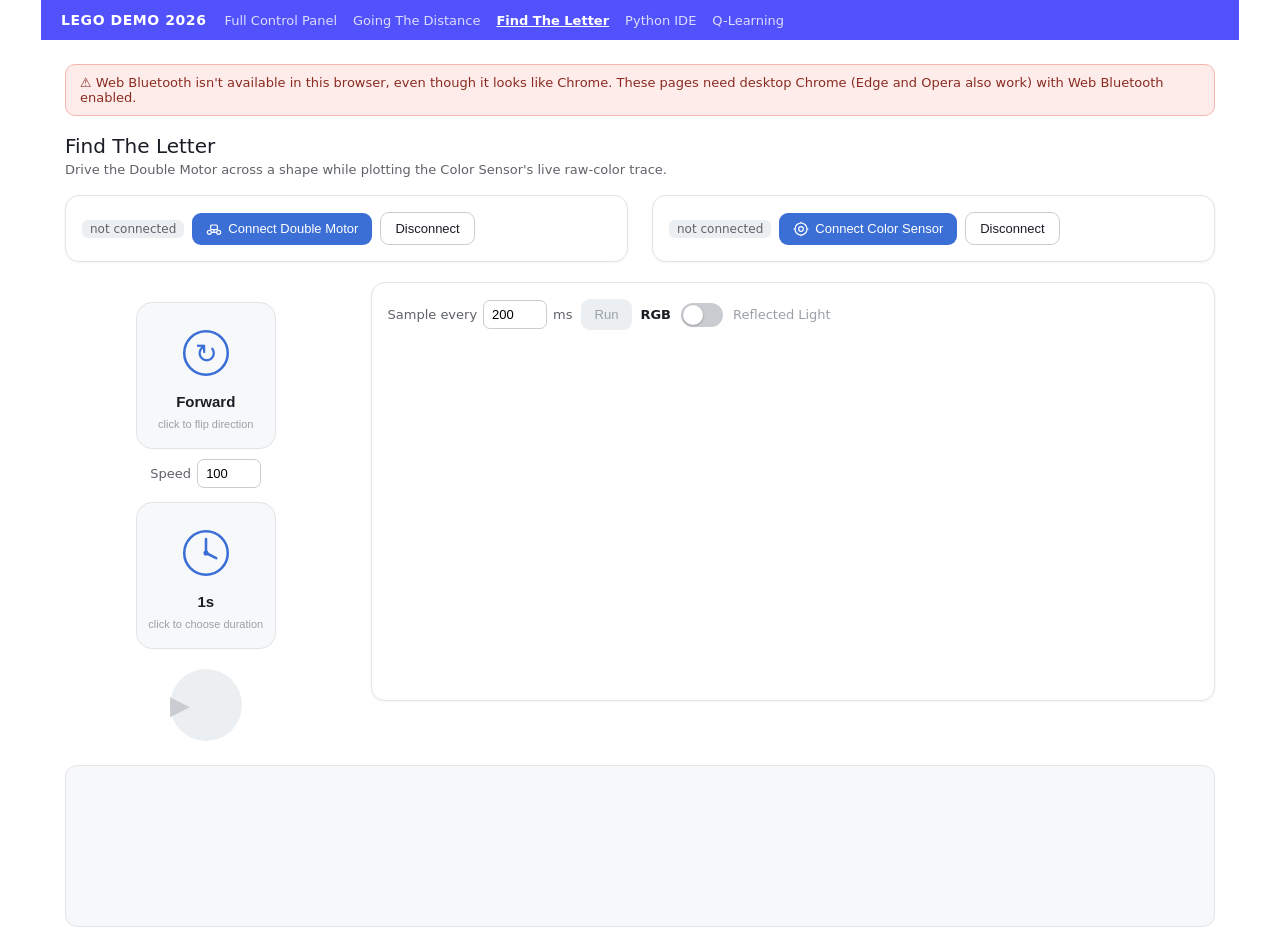
<file: LEGOVisit/web/findTheLetter.html>
<!doctype html>
<html>
<head>
<meta charset="utf-8">
<meta name="viewport" content="width=device-width, initial-scale=1">
<title>Find The Letter</title>

<!-- mini-coi: cross-origin isolation via a service worker, so Pyodide's
     stack-switching (what legoeducation needs to make Bluetooth calls look
     synchronous) works even from a plain static file server. -->
<script src="./mini-coi-fd.js" scope="./"></script>

<link rel="stylesheet" href="./header.css">

<link rel="stylesheet" href="https://pyscript.net/releases/2026.3.1/core.css">
<script type="module" src="https://pyscript.net/releases/2026.3.1/core.js"></script>

<!-- crossorigin is required here: this CDN sends Access-Control-Allow-Origin
     but no Cross-Origin-Resource-Policy header, and the page's cross-origin
     isolation (COEP: require-corp, from mini-coi above) blocks a cross-origin
     script load unless it's fetched in CORS mode. -->
<script src="https://cdn.plot.ly/plotly-2.35.2.min.js" crossorigin="anonymous"></script>

<style>
 :root { color-scheme: light; }
 body{font-family:-apple-system,system-ui,sans-serif;margin:0;padding:24px;
   background:#ffffff;color:#1a1d24;max-width:1150px;margin-inline:auto}
 h1{font-weight:500;font-size:20px;margin:0 0 4px}
 .sub{color:#5f6368;font-size:13px;margin-bottom:18px}
 .card{background:#ffffff;border:1px solid #e1e4e8;border-radius:14px;
   padding:16px;box-shadow:0 1px 3px rgba(0,0,0,.05);margin-bottom:20px}
 .status{font-size:12px;display:inline-block;padding:2px 8px;border-radius:6px}
 .status-off{background:#eceff1;color:#5f6368}
 .status-on{background:#e3f6ea;color:#1e8e3e}
 .row{display:flex;gap:8px;flex-wrap:wrap;align-items:center}
 button{font-size:13px;font-weight:500;padding:8px 14px;border:0;
   border-radius:9px;background:#3b6fd6;color:#fff;cursor:pointer;
   display:inline-flex;align-items:center;gap:6px}
 button:disabled{background:#eceff1;color:#9aa0a6;cursor:not-allowed}
 button.btn-outline{background:transparent;border:1px solid #c9ccd1;color:#1a1d24}
 button.btn-active{background:#279c58}
 .btn-icon{width:16px;height:16px;flex:none}

 /* vehicle controls (left, 1/4) and plot (right, 3/4), side by side */
 .row-50{display:grid;grid-template-columns:1fr 1fr;gap:24px}
 .two-col{display:grid;grid-template-columns:1fr 3fr;gap:24px;align-items:start}
 @media (max-width:640px){.row-50, .two-col{grid-template-columns:1fr}}

 /* the two driving pictures, motor above clock */
 .picker-stack{display:flex;flex-direction:column;align-items:center;gap:14px;margin:20px 0}
 .picture-wrap{position:relative;display:flex;flex-direction:column;align-items:center}
 .picture-btn{width:140px;padding:18px 10px;border:1px solid #e1e4e8;
   border-radius:16px;background:#f7f8fa;display:flex;flex-direction:column;
   align-items:center;gap:8px;color:#1a1d24}
 .picture-btn:hover{background:#eef0f3;border-color:#c9ccd1}
 .picture-btn svg{color:#3b6fd6;width:64px;height:64px}
 .picture-label{font-size:15px;font-weight:600}
 .picture-hint{font-size:11px;color:#9aa0a6}

 .popover{position:absolute;top:calc(100% + 8px);left:50%;
   transform:translateX(-50%);background:#fff;border:1px solid #e1e4e8;
   border-radius:12px;box-shadow:0 6px 18px rgba(0,0,0,.12);padding:10px;
   display:flex;flex-wrap:wrap;gap:6px;width:180px;z-index:10}
 .popover.hidden{display:none}
 .chip{background:#f7f8fa;color:#1a1d24;border:1px solid #e1e4e8;
   border-radius:8px;padding:6px 0;width:50px;font-size:13px;font-weight:500}
 .chip:hover{background:#eef0f3}
 #custom-duration{width:100%;margin-top:4px;padding:7px 9px;font-size:13px;
   border:1px solid #c9ccd1;border-radius:8px;box-sizing:border-box}
 #custom-duration.hidden{display:none}

 .run-row{display:flex;justify-content:center;margin-bottom:24px}
 #btn-run{width:72px;height:72px;border-radius:50%;background:#279c58;
   font-size:26px;padding:0;line-height:1}
 #btn-run:disabled{background:#eceff1;color:#c9ccd1}
 #btn-run.running{background:#9a6b00}

 .plot-label{font-size:13px;color:#5f6368;display:flex;align-items:center;gap:6px}
 .small-input{width:64px;padding:6px 8px;font-size:13px;
   border:1px solid #c9ccd1;border-radius:7px;box-sizing:border-box}
 /* plain text input -- deliberately not type=number, so there's no native
    up/down spinner */
 .speed-row{margin-top:10px}
 #color-plot{width:100%;height:340px;margin-top:14px}

 .switch-row{display:flex;align-items:center;gap:10px;font-size:13px;
   color:#9aa0a6;cursor:pointer;user-select:none}
 .switch-row span.active{color:#1a1d24;font-weight:600}
 #mode-track{width:42px;height:24px;background:#c9ccd1;border-radius:12px;
   position:relative;transition:background .15s;flex:none}
 #mode-track.on{background:#3b6fd6}
 #mode-track .switch-thumb{position:absolute;top:2px;left:2px;width:20px;
   height:20px;border-radius:50%;background:#fff;transition:transform .15s;
   box-shadow:0 1px 3px rgba(0,0,0,.25)}
 #mode-track.on .switch-thumb{transform:translateX(18px)}

 #log{background:#f7f8fa;border:1px solid #e1e4e8;border-radius:12px;
   padding:10px 12px;height:140px;overflow-y:auto;font-family:ui-monospace,Menlo,monospace;
   font-size:12px;line-height:1.6}
 .log-ok{color:#1e8e3e}
 .log-warn{color:#9a6b00}
 .log-err{color:#c0392b}
 .log-info{color:#5f6368}
</style>
</head>
<body>

<header id="site-header" class="site-header">
  <h1>LEGO DEMO 2026</h1>
  <nav>
    <a href="./index.html">Full Control Panel</a>
    <a href="./GoingTheDistance.html">Going The Distance</a>
    <a href="./findTheLetter.html" class="current">Find The Letter</a>
    <a href="./PythonIDE.html">Python IDE</a>
    <a href="./QLearn-NewActivities-PyScript/index.html">Q-Learning</a>
  </nav>
</header>

<div id="browser-warning" class="browser-warning hidden"></div>
<script>
(function () {
  var warn = document.getElementById('browser-warning');
  if (!('bluetooth' in navigator)) {
    var ua = navigator.userAgent;
    var looksChrome = /Chrome/.test(ua) && !/Edg\//.test(ua) && !/OPR\//.test(ua);
    warn.textContent = looksChrome
      ? "⚠ Web Bluetooth isn't available in this browser, even though it looks like Chrome. These pages need desktop Chrome (Edge and Opera also work) with Web Bluetooth enabled."
      : "⚠ This browser doesn't support Web Bluetooth. Open this page in Chrome (Edge and Opera also work) — Safari and Firefox can't run it.";
    warn.classList.remove('hidden');
  }
})();
</script>

<h1>Find The Letter</h1>
<div class="sub">Drive the Double Motor across a shape while plotting the Color Sensor's live raw-color trace.</div>

<div class="row-50">

  <div class="card">
    <div class="row">
      <div id="doublemotor-status" class="status status-off">not connected</div>
      <button id="btn-connect-doublemotor">
        <svg class="btn-icon" viewBox="0 0 24 24" fill="none" stroke="currentColor" stroke-width="1.8">
          <circle cx="5" cy="17" r="3"/><circle cx="19" cy="17" r="3"/>
          <line x1="8" y1="17" x2="16" y2="17"/>
          <rect x="7" y="6" width="10" height="7" rx="1.5"/>
          <line x1="12" y1="13" x2="12" y2="17"/>
        </svg>
        Connect Double Motor
      </button>
      <button id="btn-disconnect-doublemotor" class="btn-outline" disabled>Disconnect</button>
    </div>
  </div>

  <div class="card">
    <div class="row">
      <div id="colorsensor-status" class="status status-off">not connected</div>
      <button id="btn-connect-colorsensor">
        <svg class="btn-icon" viewBox="0 0 24 24" fill="none" stroke="currentColor" stroke-width="1.8">
          <circle cx="12" cy="12" r="9"/><circle cx="12" cy="12" r="3.5"/>
          <line x1="12" y1="1" x2="12" y2="3.5"/>
          <line x1="12" y1="20.5" x2="12" y2="23"/>
          <line x1="1" y1="12" x2="3.5" y2="12"/>
          <line x1="20.5" y1="12" x2="23" y2="12"/>
        </svg>
        Connect Color Sensor
      </button>
      <button id="btn-disconnect-colorsensor" class="btn-outline" disabled>Disconnect</button>
    </div>
  </div>

</div>

<div class="two-col">

  <div class="col">
    <div class="picker-stack">

      <div class="picture-wrap">
        <button id="motor-picture" class="picture-btn" type="button">
          <svg viewBox="0 0 100 100">
            <circle cx="50" cy="50" r="34" fill="none" stroke="currentColor" stroke-width="4"/>
            <text id="motor-arrow" x="50" y="51" text-anchor="middle" dominant-baseline="central"
                  font-size="42" fill="currentColor">↻</text>
          </svg>
          <div id="direction-label" class="picture-label">Forward</div>
          <div class="picture-hint">click to flip direction</div>
        </button>

        <!-- outside the button on purpose: an input nested inside it would
             also toggle direction on every click into the field, since
             clicks bubble up through the button. -->
        <label class="plot-label speed-row" for="speed-input">Speed
          <input id="speed-input" class="small-input" type="text" inputmode="numeric" value="100">
        </label>
      </div>

      <div class="picture-wrap">
        <button id="clock-picture" class="picture-btn" type="button">
          <svg viewBox="0 0 100 100">
            <circle cx="50" cy="50" r="34" fill="none" stroke="currentColor" stroke-width="4"/>
            <line x1="50" y1="50" x2="50" y2="28" stroke="currentColor" stroke-width="4" stroke-linecap="round"/>
            <line x1="50" y1="50" x2="66" y2="58" stroke="currentColor" stroke-width="4" stroke-linecap="round"/>
            <circle cx="50" cy="50" r="4" fill="currentColor"/>
          </svg>
          <div id="duration-label" class="picture-label">1s</div>
          <div class="picture-hint">click to choose duration</div>
        </button>

        <div id="duration-popover" class="popover hidden">
          <button class="chip" data-value="1">1s</button>
          <button class="chip" data-value="2">2s</button>
          <button class="chip" data-value="3">3s</button>
          <button class="chip" data-value="4">4s</button>
          <button class="chip" data-value="5">5s</button>
          <button class="chip" data-value="custom">?</button>
          <input id="custom-duration" class="hidden" type="text" inputmode="decimal"
                 placeholder="seconds, e.g. 2.5">
        </div>
      </div>

    </div>

    <div class="run-row">
      <button id="btn-run" disabled title="Drive">▶</button>
    </div>
  </div>

  <div class="col">
    <div class="card">
      <div class="row">
        <label class="plot-label" for="sample-interval">Sample every
          <input id="sample-interval" class="small-input" type="text" inputmode="decimal" value="200"> ms
        </label>
        <button id="btn-plot-run" disabled>Run</button>
        <div id="mode-switch-row" class="switch-row">
          <span id="mode-label-rgb" class="active">RGB</span>
          <span id="mode-track"><span class="switch-thumb"></span></span>
          <span id="mode-label-reflection">Reflected Light</span>
        </div>
      </div>
      <div id="color-plot"></div>
    </div>
  </div>

</div>

<div id="log"></div>

<script type="py" src="./find_the_letter.py" config="./pyscript.json"></script>

</body>
</html>
</file>
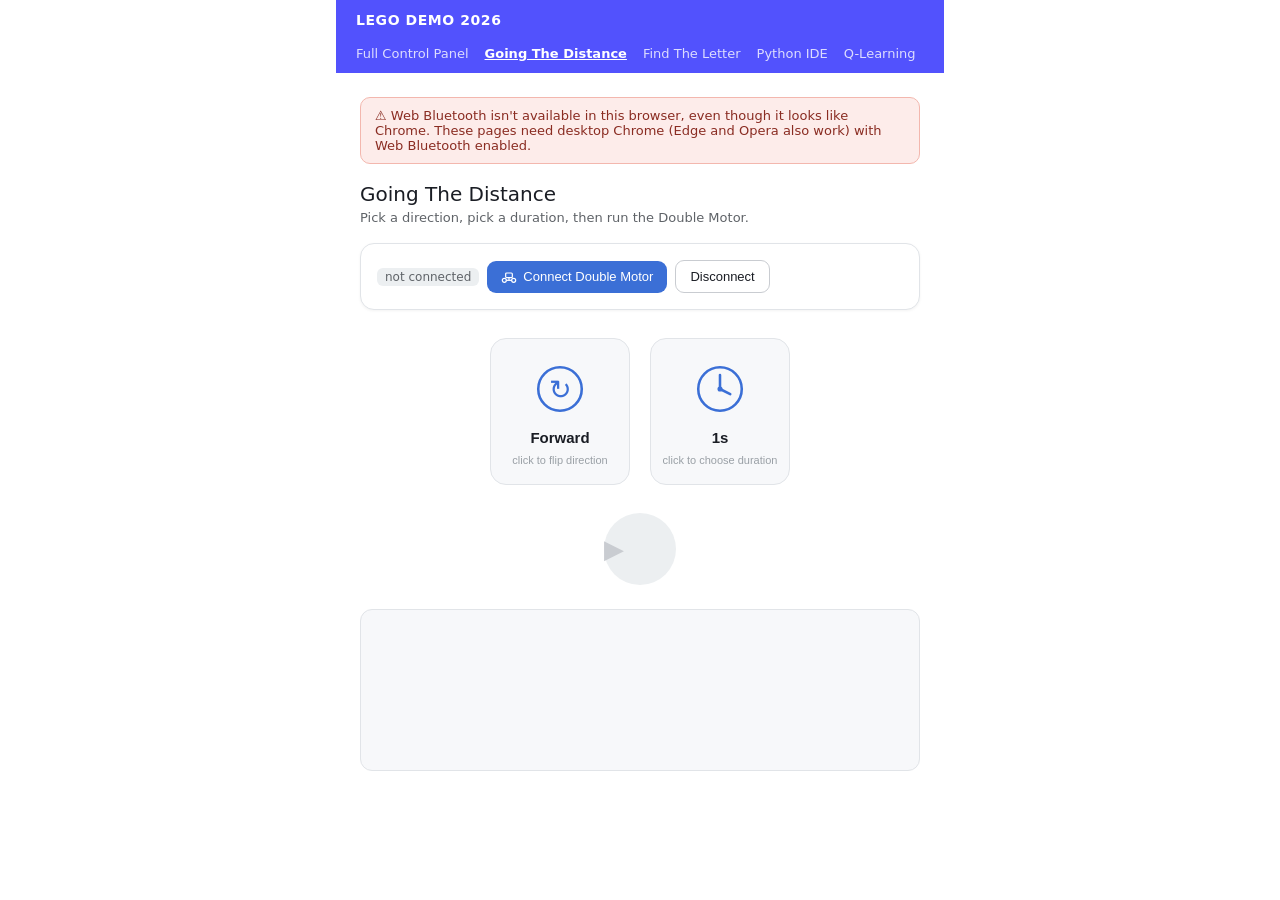
<file: LEGOVisit/web/GoingTheDistance.html>
<!doctype html>
<html>
<head>
<meta charset="utf-8">
<meta name="viewport" content="width=device-width, initial-scale=1">
<title>Going The Distance</title>

<!-- mini-coi: cross-origin isolation via a service worker, so Pyodide's
     stack-switching (what legoeducation needs to make Bluetooth calls look
     synchronous) works even from a plain static file server. -->
<script src="./mini-coi-fd.js" scope="./"></script>

<link rel="stylesheet" href="./header.css">

<link rel="stylesheet" href="https://pyscript.net/releases/2026.3.1/core.css">
<script type="module" src="https://pyscript.net/releases/2026.3.1/core.js"></script>

<style>
 :root { color-scheme: light; }
 body{font-family:-apple-system,system-ui,sans-serif;margin:0;padding:24px;
   background:#ffffff;color:#1a1d24;max-width:560px;margin-inline:auto}
 h1{font-weight:500;font-size:20px;margin:0 0 4px}
 .sub{color:#5f6368;font-size:13px;margin-bottom:18px}
 .card{background:#ffffff;border:1px solid #e1e4e8;border-radius:14px;
   padding:16px;box-shadow:0 1px 3px rgba(0,0,0,.05);margin-bottom:20px}
 .status{font-size:12px;display:inline-block;padding:2px 8px;border-radius:6px}
 .status-off{background:#eceff1;color:#5f6368}
 .status-on{background:#e3f6ea;color:#1e8e3e}
 .row{display:flex;gap:8px;flex-wrap:wrap;align-items:center}
 button{font-size:13px;font-weight:500;padding:8px 14px;border:0;
   border-radius:9px;background:#3b6fd6;color:#fff;cursor:pointer;
   display:inline-flex;align-items:center;gap:6px}
 button:disabled{background:#eceff1;color:#9aa0a6;cursor:not-allowed}
 button.btn-outline{background:transparent;border:1px solid #c9ccd1;color:#1a1d24}
 .btn-icon{width:16px;height:16px;flex:none}

 /* the two pictures */
 .picker-row{display:flex;gap:20px;justify-content:center;margin:28px 0}
 .picture-wrap{position:relative}
 .picture-btn{width:140px;padding:18px 10px;border:1px solid #e1e4e8;
   border-radius:16px;background:#f7f8fa;display:flex;flex-direction:column;
   align-items:center;gap:8px;color:#1a1d24}
 .picture-btn:hover{background:#eef0f3;border-color:#c9ccd1}
 .picture-btn svg{color:#3b6fd6;width:64px;height:64px}
 .picture-label{font-size:15px;font-weight:600}
 .picture-hint{font-size:11px;color:#9aa0a6}

 /* duration popover */
 .popover{position:absolute;top:calc(100% + 8px);left:50%;
   transform:translateX(-50%);background:#fff;border:1px solid #e1e4e8;
   border-radius:12px;box-shadow:0 6px 18px rgba(0,0,0,.12);padding:10px;
   display:flex;flex-wrap:wrap;gap:6px;width:180px;z-index:10}
 .popover.hidden{display:none}
 .chip{background:#f7f8fa;color:#1a1d24;border:1px solid #e1e4e8;
   border-radius:8px;padding:6px 0;width:50px;font-size:13px;font-weight:500}
 .chip:hover{background:#eef0f3}
 #custom-duration{width:100%;margin-top:4px;padding:7px 9px;font-size:13px;
   border:1px solid #c9ccd1;border-radius:8px;box-sizing:border-box}
 #custom-duration.hidden{display:none}
 /* plain text input, no native spinner buttons anywhere to hide */

 /* run button */
 .run-row{display:flex;justify-content:center;margin-bottom:24px}
 #btn-run{width:72px;height:72px;border-radius:50%;background:#279c58;
   font-size:26px;padding:0;line-height:1}
 #btn-run:disabled{background:#eceff1;color:#c9ccd1}
 #btn-run.running{background:#9a6b00}

 #log{background:#f7f8fa;border:1px solid #e1e4e8;border-radius:12px;
   padding:10px 12px;height:140px;overflow-y:auto;font-family:ui-monospace,Menlo,monospace;
   font-size:12px;line-height:1.6}
 .log-ok{color:#1e8e3e}
 .log-warn{color:#9a6b00}
 .log-err{color:#c0392b}
 .log-info{color:#5f6368}
</style>
</head>
<body>

<header id="site-header" class="site-header">
  <h1>LEGO DEMO 2026</h1>
  <nav>
    <a href="./index.html">Full Control Panel</a>
    <a href="./GoingTheDistance.html" class="current">Going The Distance</a>
    <a href="./findTheLetter.html">Find The Letter</a>
    <a href="./PythonIDE.html">Python IDE</a>
    <a href="./QLearn-NewActivities-PyScript/index.html">Q-Learning</a>
  </nav>
</header>

<div id="browser-warning" class="browser-warning hidden"></div>
<script>
(function () {
  var warn = document.getElementById('browser-warning');
  if (!('bluetooth' in navigator)) {
    var ua = navigator.userAgent;
    var looksChrome = /Chrome/.test(ua) && !/Edg\//.test(ua) && !/OPR\//.test(ua);
    warn.textContent = looksChrome
      ? "⚠ Web Bluetooth isn't available in this browser, even though it looks like Chrome. These pages need desktop Chrome (Edge and Opera also work) with Web Bluetooth enabled."
      : "⚠ This browser doesn't support Web Bluetooth. Open this page in Chrome (Edge and Opera also work) — Safari and Firefox can't run it.";
    warn.classList.remove('hidden');
  }
})();
</script>

<h1>Going The Distance</h1>
<div class="sub">Pick a direction, pick a duration, then run the Double Motor.</div>

<div class="card">
  <div class="row">
    <div id="doublemotor-status" class="status status-off">not connected</div>
    <button id="btn-connect">
      <svg class="btn-icon" viewBox="0 0 24 24" fill="none" stroke="currentColor" stroke-width="1.8">
        <circle cx="5" cy="17" r="3"/><circle cx="19" cy="17" r="3"/>
        <line x1="8" y1="17" x2="16" y2="17"/>
        <rect x="7" y="6" width="10" height="7" rx="1.5"/>
        <line x1="12" y1="13" x2="12" y2="17"/>
      </svg>
      Connect Double Motor
    </button>
    <button id="btn-disconnect" class="btn-outline" disabled>Disconnect</button>
  </div>
</div>

<div class="picker-row">

  <button id="motor-picture" class="picture-btn" type="button">
    <svg viewBox="0 0 100 100">
      <circle cx="50" cy="50" r="34" fill="none" stroke="currentColor" stroke-width="4"/>
      <text id="motor-arrow" x="50" y="51" text-anchor="middle" dominant-baseline="central"
            font-size="42" fill="currentColor">↻</text>
    </svg>
    <div id="direction-label" class="picture-label">Forward</div>
    <div class="picture-hint">click to flip direction</div>
  </button>

  <div class="picture-wrap">
    <button id="clock-picture" class="picture-btn" type="button">
      <svg viewBox="0 0 100 100">
        <circle cx="50" cy="50" r="34" fill="none" stroke="currentColor" stroke-width="4"/>
        <line x1="50" y1="50" x2="50" y2="28" stroke="currentColor" stroke-width="4" stroke-linecap="round"/>
        <line x1="50" y1="50" x2="66" y2="58" stroke="currentColor" stroke-width="4" stroke-linecap="round"/>
        <circle cx="50" cy="50" r="4" fill="currentColor"/>
      </svg>
      <div id="duration-label" class="picture-label">1s</div>
      <div class="picture-hint">click to choose duration</div>
    </button>

    <div id="duration-popover" class="popover hidden">
      <button class="chip" data-value="1">1s</button>
      <button class="chip" data-value="2">2s</button>
      <button class="chip" data-value="3">3s</button>
      <button class="chip" data-value="4">4s</button>
      <button class="chip" data-value="5">5s</button>
      <button class="chip" data-value="custom">?</button>
      <input id="custom-duration" class="hidden" type="text" inputmode="decimal"
             placeholder="seconds, e.g. 2.5">
    </div>
  </div>

</div>

<div class="run-row">
  <button id="btn-run" disabled title="Run">▶</button>
</div>

<div id="log"></div>

<script type="py" src="./going_the_distance.py" config="./pyscript.json"></script>

</body>
</html>
</file>
<file: LEGOVisit/web/header.css>
/* Shared header for every page in this folder -- same blue-while-loading,
   green-once-ready colors as the original LEGO Education Pyodide demo's own
   status bar (edanahy.github.io/pythonbetademos/betasite/, styles/status-bar.css:
   #5252fd loading, #00a843 ready). Here it doubles as the page's title bar
   and cross-page nav, so unlike that demo it stays full height rather than
   collapsing to a thin strip once ready.

   Each page includes this stylesheet and repeats the small header markup
   itself (see index.html for the block to copy) -- these are standalone
   pages with no shared templating, so the markup lives in each file and
   only the CSS is shared. */

.site-header{background:#5252fd;color:#fff;padding:12px 20px;
  display:flex;align-items:center;gap:18px;flex-wrap:wrap;
  transition:background .6s ease;margin:-24px -24px 24px -24px}
.site-header.ready{background:#00a843}
.site-header h1{font-size:14px;font-weight:700;margin:0;
  letter-spacing:.04em;white-space:nowrap}
.site-header nav{display:flex;gap:16px;flex-wrap:wrap}
.site-header nav a{color:#fff;text-decoration:none;font-size:13px;opacity:.8}
.site-header nav a:hover{opacity:1;text-decoration:underline}
.site-header nav a.current{opacity:1;font-weight:600;text-decoration:underline}

.browser-warning{background:#fdecea;color:#8a2c22;border:1px solid #f3b7ae;
  border-radius:10px;padding:10px 14px;font-size:13px;margin-bottom:18px}
.browser-warning.hidden{display:none}
</file>
<file: LEGOVisit/newTechE/web/style.css>
:root {
  --bg: #0f1220;
  --panel: #1a1f36;
  --panel2: #232a47;
  --ink: #e8ecff;
  --muted: #9aa4cc;
  --accent: #5b8cff;
  --accent2: #34d399;
  --off: #6b7280;
  --line: #2c3357;
  --drawer-h: 220px;
}

* { box-sizing: border-box; }

body {
  margin: 0;
  font-family: system-ui, -apple-system, Segoe UI, Roboto, sans-serif;
  background: var(--bg);
  color: var(--ink);
  line-height: 1.55;
  padding-bottom: var(--drawer-h);           /* room for the console drawer */
}
body.drawer-collapsed { padding-bottom: 44px; }

/* ---------- header + nav ---------- */
header {
  position: sticky; top: 0; z-index: 10;
  background: rgba(15,18,32,.94);
  backdrop-filter: blur(8px);
  border-bottom: 1px solid var(--line);
}
.header-row {
  display: flex; align-items: center; justify-content: space-between;
  gap: 12px; flex-wrap: wrap;
  padding: 14px 20px 10px;
}
.header-row h1 { margin: 0; font-size: 1.35rem; }
.conn { display: flex; gap: 10px; align-items: center; flex-wrap: wrap; }

nav {
  display: flex; gap: 4px; flex-wrap: wrap;
  padding: 4px 14px 10px;
}
nav a {
  color: var(--muted); text-decoration: none;
  padding: 7px 14px; border-radius: 999px; font-size: .9rem;
  border: 1px solid transparent; white-space: nowrap;
}
nav a:hover { color: var(--ink); background: var(--panel); }
nav a.active {
  color: #06122e; background: var(--accent);
  border-color: var(--accent); font-weight: 600;
}

/* ---------- pages ---------- */
main { max-width: 860px; margin: 0 auto; padding: 24px 18px 40px; }
.page { display: none; }
.page.active { display: block; animation: fade .18s ease; }
@keyframes fade { from { opacity: 0; transform: translateY(4px); } to { opacity: 1; } }

.page-head { margin-bottom: 18px; }
.kicker {
  font-size: .72rem; text-transform: uppercase; letter-spacing: .12em;
  color: var(--accent2); font-weight: 700;
}
.page-head h2 { margin: 4px 0 8px; font-size: 1.7rem; }
.lede { color: var(--muted); font-size: 1.02rem; max-width: 60ch; }
.tag {
  font-size: .68rem; text-transform: uppercase; letter-spacing: .05em;
  background: var(--panel2); color: var(--muted);
  padding: 3px 8px; border-radius: 999px; margin-left: 8px; vertical-align: middle;
}
.hint { color: var(--muted); font-size: .9rem; }

/* ---------- buttons ---------- */
button {
  font: inherit; font-weight: 600;
  padding: 9px 16px; border-radius: 10px;
  border: 1px solid var(--line);
  background: var(--panel2); color: var(--ink);
  cursor: pointer;
}
button:hover:not(:disabled) { border-color: var(--accent); }
button:disabled { opacity: .45; cursor: not-allowed; }
button.primary { background: var(--accent); border-color: var(--accent); color: #06122e; }
button.ghost { background: transparent; }
.actions { display: flex; gap: 10px; margin-top: 14px; }
.oled-toggle { display: inline-flex; align-items: center; gap: 8px; color: var(--muted); }

.status { font-size: .85rem; padding: 4px 10px; border-radius: 999px; border: 1px solid var(--line); }
.status.on { color: #06251a; background: var(--accent2); border-color: var(--accent2); }
.status.off { color: var(--ink); background: transparent; }
.progress { color: var(--muted); font-size: .85rem; margin-left: 10px; }

/* ---------- Build guide (Instructables-style) ---------- */
.need {
  display: grid; grid-template-columns: 1fr 1fr; gap: 16px;
  margin: 18px 0 26px;
}
.need-col {
  background: var(--panel); border: 1px solid var(--line);
  border-radius: 12px; padding: 14px 18px;
}
.need-col h3 { margin: 0 0 8px; font-size: 1rem; }
.need-col ul { margin: 0; padding-left: 18px; color: var(--muted); }

.steps { list-style: none; counter-reset: step; margin: 0; padding: 0; }
.step {
  counter-increment: step;
  position: relative;
  background: var(--panel); border: 1px solid var(--line);
  border-radius: 14px; padding: 20px 22px 20px 64px;
  margin: 0 0 16px;
}
.step::before {
  content: counter(step);
  position: absolute; left: 18px; top: 20px;
  width: 32px; height: 32px; border-radius: 50%;
  display: grid; place-items: center;
  background: var(--accent); color: #06122e; font-weight: 700;
}
.step-body h3 { margin: 2px 0 12px; font-size: 1.15rem; }
.photo {
  border: 2px dashed var(--line); border-radius: 10px;
  height: 160px; display: grid; place-items: center;
  color: var(--muted); font-size: .85rem; margin: 0 0 12px;
  background: repeating-linear-gradient(45deg, transparent, transparent 10px, rgba(255,255,255,.02) 10px, rgba(255,255,255,.02) 20px);
}
.downloads { margin-top: 10px; }
.btn-link {
  display: inline-block; margin-right: 8px;
  padding: 6px 12px; border-radius: 8px; text-decoration: none;
  background: var(--panel2); color: var(--ink); border: 1px solid var(--line);
  font-size: .9rem;
}
.wire { width: 100%; border-collapse: collapse; font-size: .9rem; }
.wire th, .wire td { text-align: left; padding: 7px 10px; border-bottom: 1px solid var(--line); }
.wire th { color: var(--muted); font-weight: 600; }

/* ---------- bridge behavior cards ---------- */
.card-grid {
  display: grid; grid-template-columns: repeat(auto-fill, minmax(210px, 1fr));
  gap: 14px; margin: 8px 0 20px;
}
.beh-card {
  text-align: left; padding: 16px; border-radius: 14px;
  background: var(--panel); border: 1px solid var(--line); color: var(--ink);
  display: flex; flex-direction: column; gap: 8px; cursor: pointer;
  transition: border-color .12s, transform .12s;
}
.beh-card:hover:not(:disabled) { border-color: var(--accent); transform: translateY(-2px); }
.beh-card.selected { border-color: var(--accent); box-shadow: 0 0 0 1px var(--accent) inset; }
.beh-card svg { width: 44px; height: 44px; stroke: var(--accent2); fill: none; stroke-width: 2; stroke-linecap: round; stroke-linejoin: round; }
.beh-card h3 { margin: 0; font-size: 1.05rem; }
.beh-card p { margin: 0; color: var(--muted); font-size: .88rem; }
.needs { display: flex; flex-wrap: wrap; gap: 6px; margin-top: auto; padding-top: 6px; }
.needs span {
  font-size: .72rem; padding: 3px 8px; border-radius: 999px;
  background: var(--panel2); color: var(--muted); border: 1px solid var(--line);
}

.setup {
  background: var(--panel); border: 1px solid var(--accent);
  border-radius: 14px; padding: 18px 20px; margin-top: 6px;
}
.setup.hidden { display: none; }
.setup h3 { margin: 0 0 4px; }
.setup .muted { color: var(--muted); margin: 0 0 10px; }
.setup-steps { margin: 0 0 12px; padding-left: 20px; color: var(--ink); }
.setup-steps li { margin: 4px 0; }

/* ---------- pager ---------- */
.pager {
  display: flex; align-items: center; justify-content: space-between;
  gap: 12px; margin-top: 28px; padding-top: 18px;
  border-top: 1px solid var(--line);
}
.pager-btn { min-width: 140px; }
.page-progress { color: var(--muted); font-size: .85rem; }

/* ---------- console drawer ---------- */
.drawer {
  position: fixed; left: 0; right: 0; bottom: 0; z-index: 20;
  background: #05060c; border-top: 1px solid var(--line);
  display: flex; flex-direction: column;
  height: var(--drawer-h);
}
body.drawer-collapsed .drawer { height: 44px; }
.drawer-bar {
  display: flex; align-items: center; justify-content: space-between;
  padding: 8px 14px; border-bottom: 1px solid var(--line);
  background: var(--panel);
}
.drawer-title { font-size: .8rem; color: var(--muted); text-transform: uppercase; letter-spacing: .08em; }
.drawer-tools { display: flex; gap: 8px; }
.mini { padding: 3px 10px; font-size: .8rem; border-radius: 8px; }
.repl {
  flex: 1; margin: 0; overflow: auto; padding: 12px 14px;
  color: #a8ffbe; font-family: ui-monospace, SFMono-Regular, Menlo, Consolas, monospace;
  font-size: .85rem; white-space: pre-wrap; word-break: break-word;
}
body.drawer-collapsed .repl { display: none; }

@media (max-width: 620px) {
  .need { grid-template-columns: 1fr; }
  .pager-btn { min-width: 0; }
}
</file>
